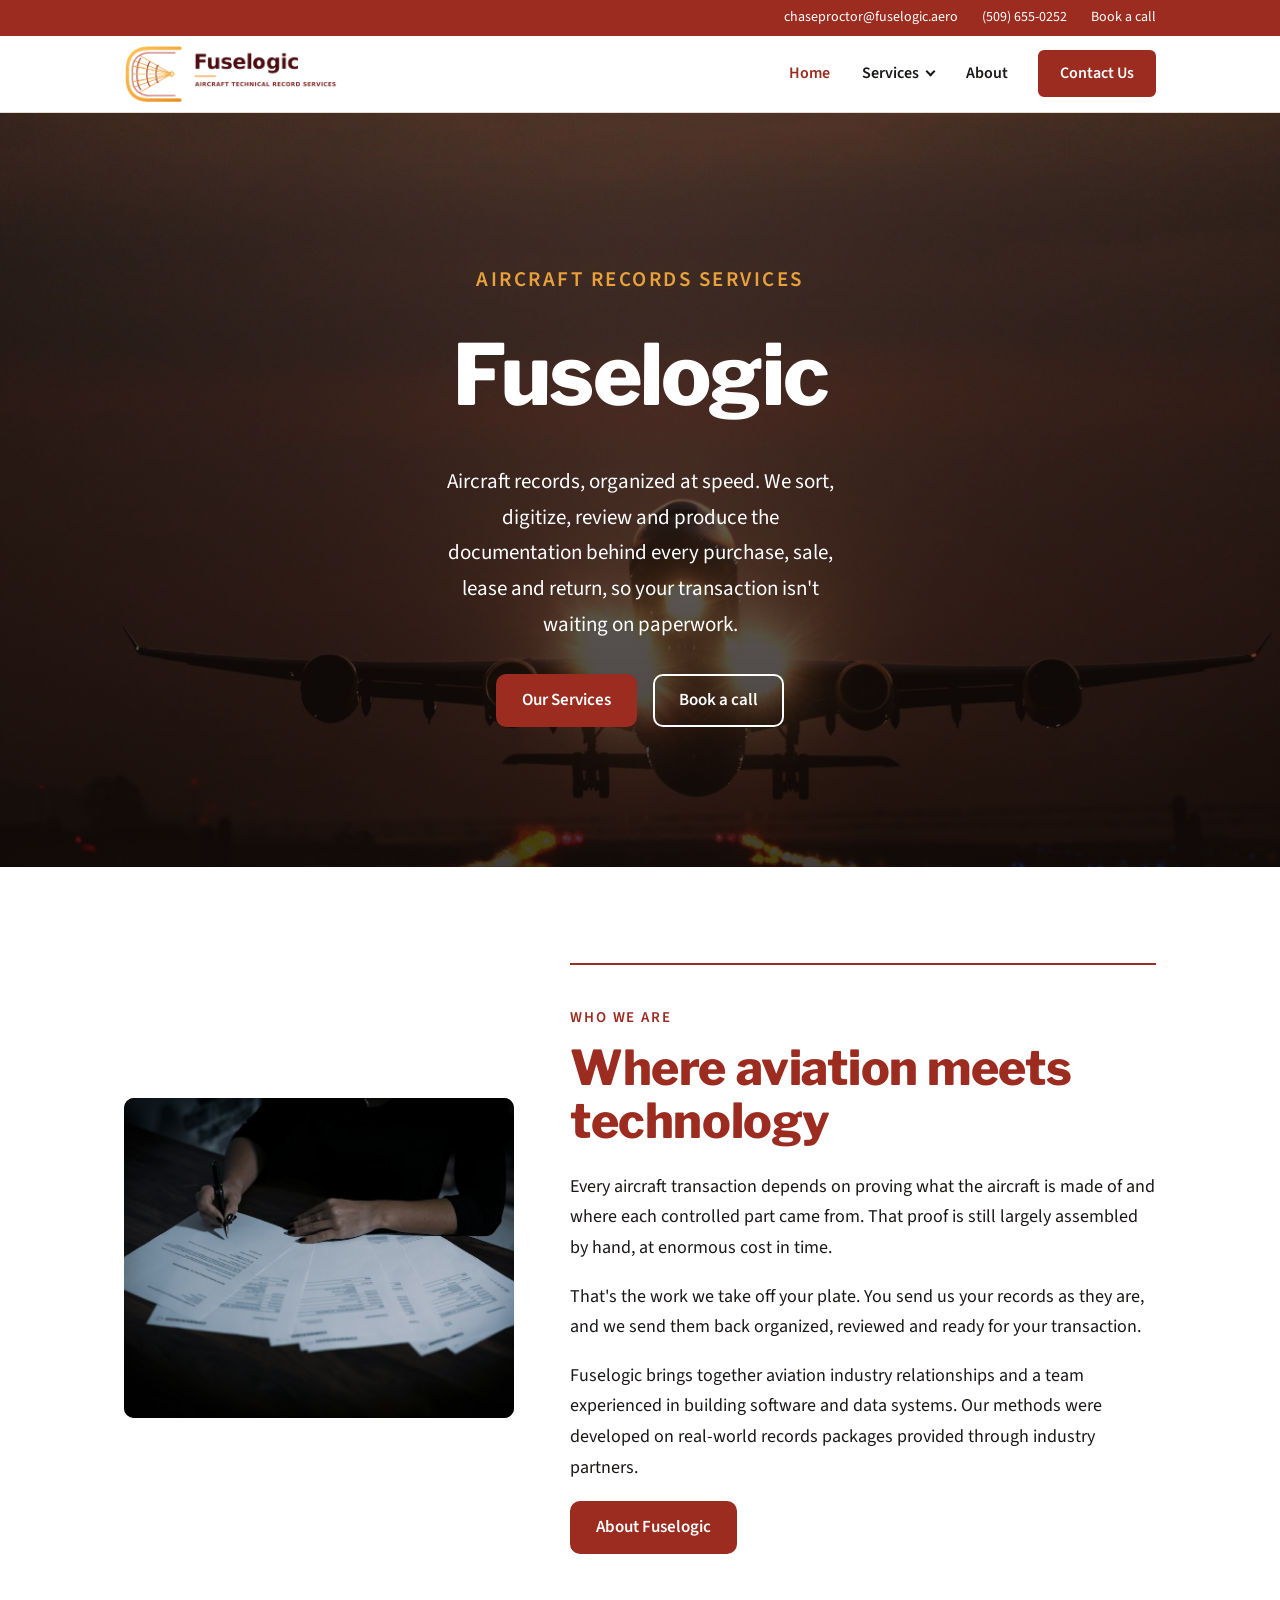
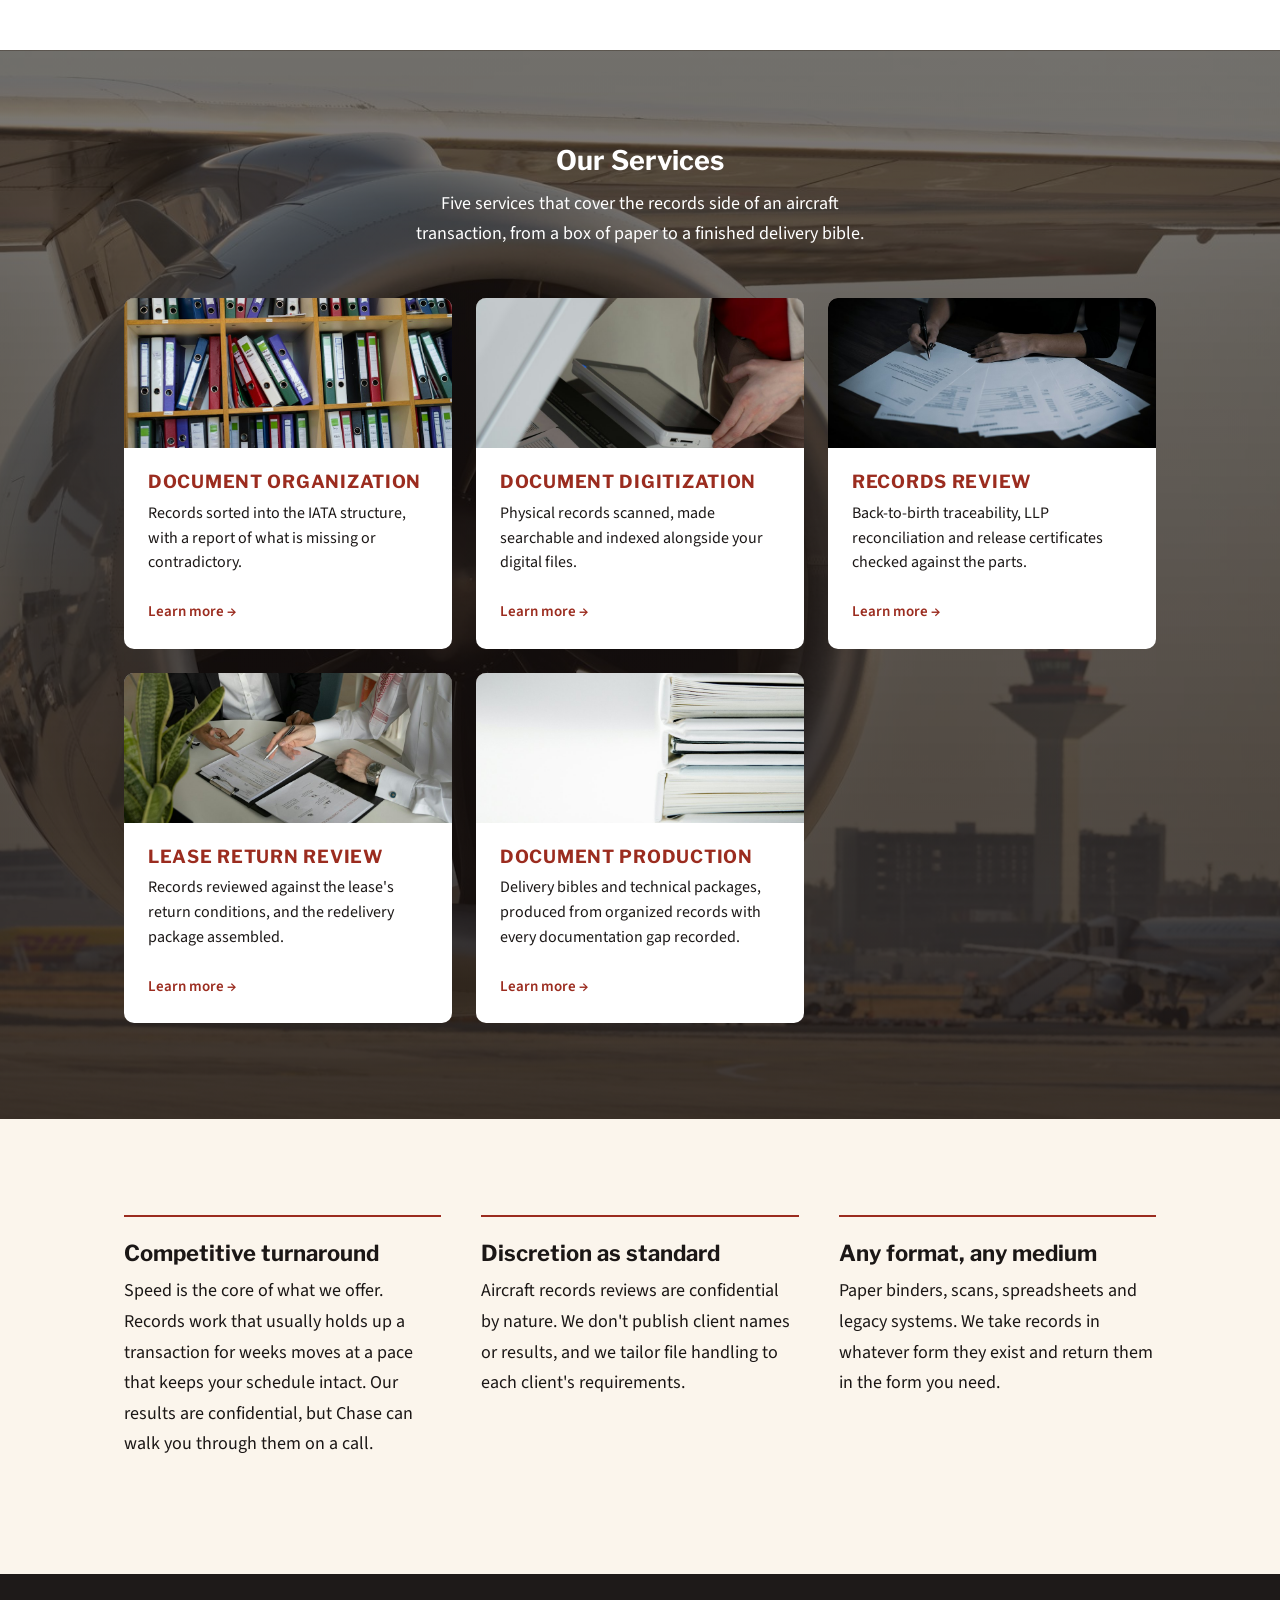
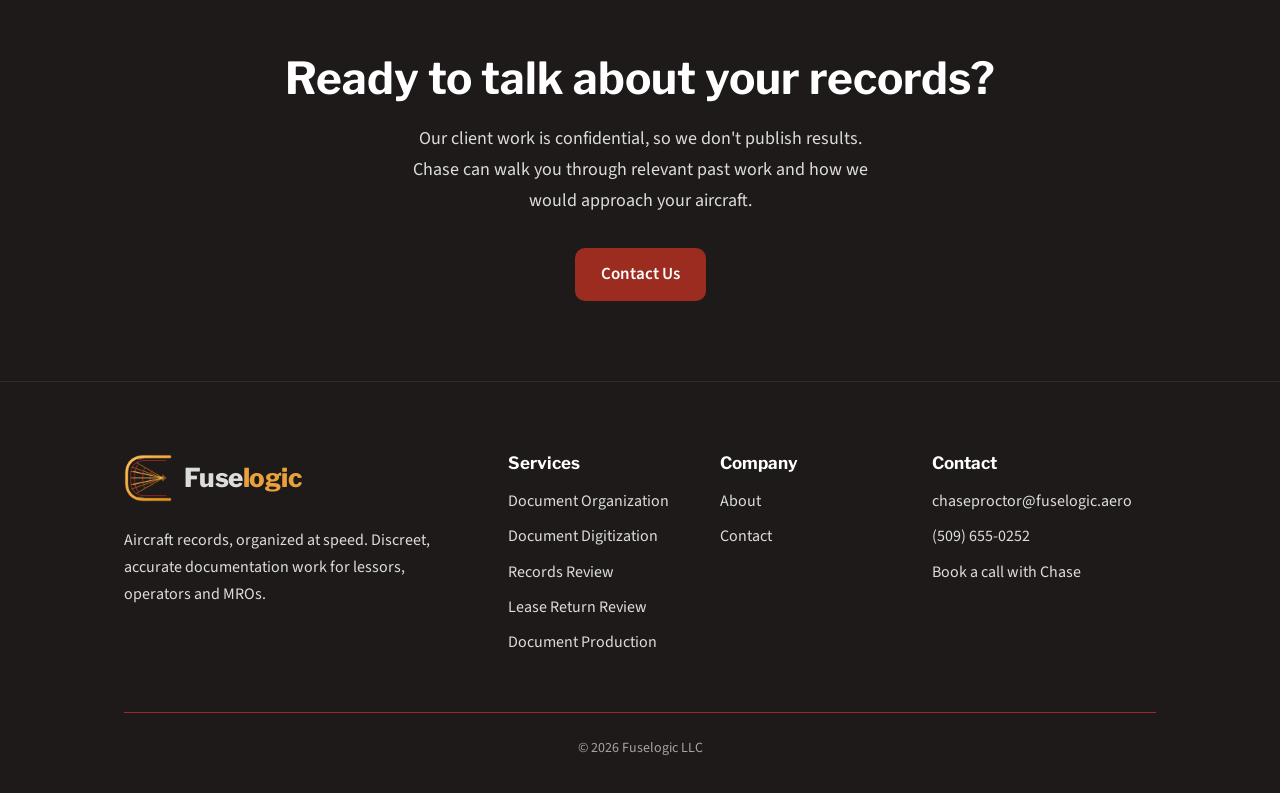
<file: index.html>
<!doctype html>
<html lang="en">
<head>
  <meta charset="utf-8">
  <meta name="viewport" content="width=device-width, initial-scale=1">
  <title>Fuselogic | Aircraft Records Services</title>
  <meta name="description" content="Fuselogic organizes, digitizes, reviews and produces aircraft records for lessors, operators and MROs, with fast turnaround and full discretion.">
  <link rel="preconnect" href="https://fonts.googleapis.com">
  <link rel="preconnect" href="https://fonts.gstatic.com" crossorigin>
  <link href="https://fonts.googleapis.com/css2?family=Libre+Franklin:wght@600;700;800&family=Source+Sans+3:wght@400;600&display=swap" rel="stylesheet">
  <link rel="stylesheet" href="css/site.css?v=1795028283">
  <link rel="icon" type="image/png" href="images/favicon.png">
  <link rel="apple-touch-icon" href="images/apple-touch-icon.png">
</head>
<body>
<div class="topbar">
  <div class="container">
    <a href="mailto:chaseproctor@fuselogic.aero">chaseproctor@fuselogic.aero</a>
    <a href="tel:+15096550252">(509) 655-0252</a>
    <a href="contact.html">Book a call</a>
  </div>
</div>
<header class="site-header">
  <div class="container">
    <a class="logo" href="index.html"><img src="images/logo.png" alt="Fuselogic, aircraft technical record services" width="900" height="243"></a>
    <button class="menu-toggle" aria-expanded="false" aria-controls="site-nav">Menu</button>
    <nav class="nav" id="site-nav">
      <a href="index.html" aria-current="page">Home</a>
      <div class="nav-item">
        <a href="services/index.html">Services</a>
        <div class="menu">
        <a href="services/document-organization.html">Document Organization</a>
            <a href="services/document-digitization.html">Document Digitization</a>
            <a href="services/records-review.html">Records Review</a>
            <a href="services/lease-return-review.html">Lease Return Review</a>
            <a href="services/document-production.html">Document Production</a>
        </div>
      </div>
      <a href="about.html">About</a>
      <a class="button" href="contact.html">Contact Us</a>
    </nav>
  </div>
</header>

<main>
<section class="hero hero--home hero--motion" style="--hero-img: url('/images/takeoff-night.jpg')">
  <div class="container">
    <p class="eyebrow">Aircraft records services</p>
    <h1>Fuselogic</h1>
    <p>Aircraft records, organized at speed. We sort, digitize, review and produce the documentation behind every purchase, sale, lease and return, so your transaction isn't waiting on paperwork.</p>
    <div class="button-row">
      <a class="button" href="#services">Our Services</a>
      <a class="button button--light" href="contact.html">Book a call</a>
    </div>
  </div>
</section>

<section class="section">
  <div class="container split split--reverse">
    <div class="photo "><img src="images/reviewing-dark.jpg" alt="Reviewing documents at a desk" loading="lazy"></div>
    <div class="split-copy">
      <p class="eyebrow">Who we are</p>
      <h2>Where aviation meets technology</h2>
      <p>Every aircraft transaction depends on proving what the aircraft is made of and where each controlled part came from. That proof is still largely assembled by hand, at enormous cost in time.</p>
      <p>That's the work we take off your plate. You send us your records as they are, and we send them back organized, reviewed and ready for your transaction.</p>
      <p>Fuselogic brings together aviation industry relationships and a team experienced in building software and data systems. Our methods were developed on real-world records packages provided through industry partners.</p>
      <a class="button" href="about.html">About Fuselogic</a>
    </div>
  </div>
</section>

<section class="band" id="services" style="background-image: var(--overlay), url('images/engine.jpg')">
  <div class="container">
    <h2>Our Services</h2>
    <p class="lede">Five services that cover the records side of an aircraft transaction, from a box of paper to a finished delivery bible.</p>
    <div class="cards">
      <a class="card" href="services/document-organization.html">
  <div class="photo "><img src="images/binders-shelves.jpg" alt="Organized shelves of labeled binders" loading="lazy"></div>
  <div class="card-body">
    <h3>Document Organization</h3>
    <p>Records sorted into the IATA structure, with a report of what is missing or contradictory.</p>
  </div>
  <span class="card-more">Learn more &rarr;</span>
</a>
<a class="card" href="services/document-digitization.html">
  <div class="photo "><img src="images/scanner.jpg" alt="Documents being scanned" loading="lazy"></div>
  <div class="card-body">
    <h3>Document Digitization</h3>
    <p>Physical records scanned, made searchable and indexed alongside your digital files.</p>
  </div>
  <span class="card-more">Learn more &rarr;</span>
</a>
<a class="card" href="services/records-review.html">
  <div class="photo "><img src="images/reviewing-dark.jpg" alt="Reviewing documents at a desk" loading="lazy"></div>
  <div class="card-body">
    <h3>Records Review</h3>
    <p>Back-to-birth traceability, LLP reconciliation and release certificates checked against the parts.</p>
  </div>
  <span class="card-more">Learn more &rarr;</span>
</a>
<a class="card" href="services/lease-return-review.html">
  <div class="photo "><img src="images/meeting.jpg" alt="Two people reviewing documents at a table" loading="lazy"></div>
  <div class="card-body">
    <h3>Lease Return Review</h3>
    <p>Records reviewed against the lease's return conditions, and the redelivery package assembled.</p>
  </div>
  <span class="card-more">Learn more &rarr;</span>
</a>
<a class="card" href="services/document-production.html">
  <div class="photo "><img src="images/folders.jpg" alt="Stack of bound folders" loading="lazy"></div>
  <div class="card-body">
    <h3>Document Production</h3>
    <p>Delivery bibles and technical packages, produced from organized records with every documentation gap recorded.</p>
  </div>
  <span class="card-more">Learn more &rarr;</span>
</a>

    </div>
  </div>
</section>

<section class="section section--cream">
  <div class="container">
    <div class="pillars">
      <div class="pillar">
        <h3>Competitive turnaround</h3>
        <p>Speed is the core of what we offer. Records work that usually holds up a transaction for weeks moves at a pace that keeps your schedule intact. Our results are confidential, but Chase can walk you through them on a call.</p>
      </div>
      <div class="pillar">
        <h3>Discretion as standard</h3>
        <p>Aircraft records reviews are confidential by nature. We don't publish client names or results, and we tailor file handling to each client's requirements.</p>
      </div>
      <div class="pillar">
        <h3>Any format, any medium</h3>
        <p>Paper binders, scans, spreadsheets and legacy systems. We take records in whatever form they exist and return them in the form you need.</p>
      </div>
    </div>
  </div>
</section>

</main>
<section class="cta">
  <div class="container">
    <h2>Ready to talk about your records?</h2>
    <p>Our client work is confidential, so we don't publish results. Chase can walk you through relevant past work and how we would approach your aircraft.</p>
    <a class="button" href="contact.html">Contact Us</a>
  </div>
</section>

<footer class="site-footer">
  <div class="container">
    <div class="footer-grid">
      <div>
        <a class="footer-logo" href="index.html"><img src="images/logo-icon.png" alt="" width="256" height="256"><span>Fuse<span>logic</span></span></a>
        <p style="margin-top: 16px">Aircraft records, organized at speed. Discreet, accurate documentation work for lessors, operators and MROs.</p>
      </div>
      <div>
        <h3>Services</h3>
        <ul>
      <li><a href="services/document-organization.html">Document Organization</a></li>
          <li><a href="services/document-digitization.html">Document Digitization</a></li>
          <li><a href="services/records-review.html">Records Review</a></li>
          <li><a href="services/lease-return-review.html">Lease Return Review</a></li>
          <li><a href="services/document-production.html">Document Production</a></li>
        </ul>
      </div>
      <div>
        <h3>Company</h3>
        <ul>
          <li><a href="about.html">About</a></li>
          <li><a href="contact.html">Contact</a></li>
        </ul>
      </div>
      <div>
        <h3>Contact</h3>
        <ul>
          <li><a href="mailto:chaseproctor@fuselogic.aero">chaseproctor@fuselogic.aero</a></li>
          <li><a href="tel:+15096550252">(509) 655-0252</a></li>
          <li><a href="contact.html">Book a call with Chase</a></li>
        </ul>
      </div>
    </div>
    <div class="footer-base">&copy; 2026 Fuselogic LLC</div>
  </div>
</footer>

<script src="js/site.js?v=1795028283"></script>
</body>
</html>
</file>
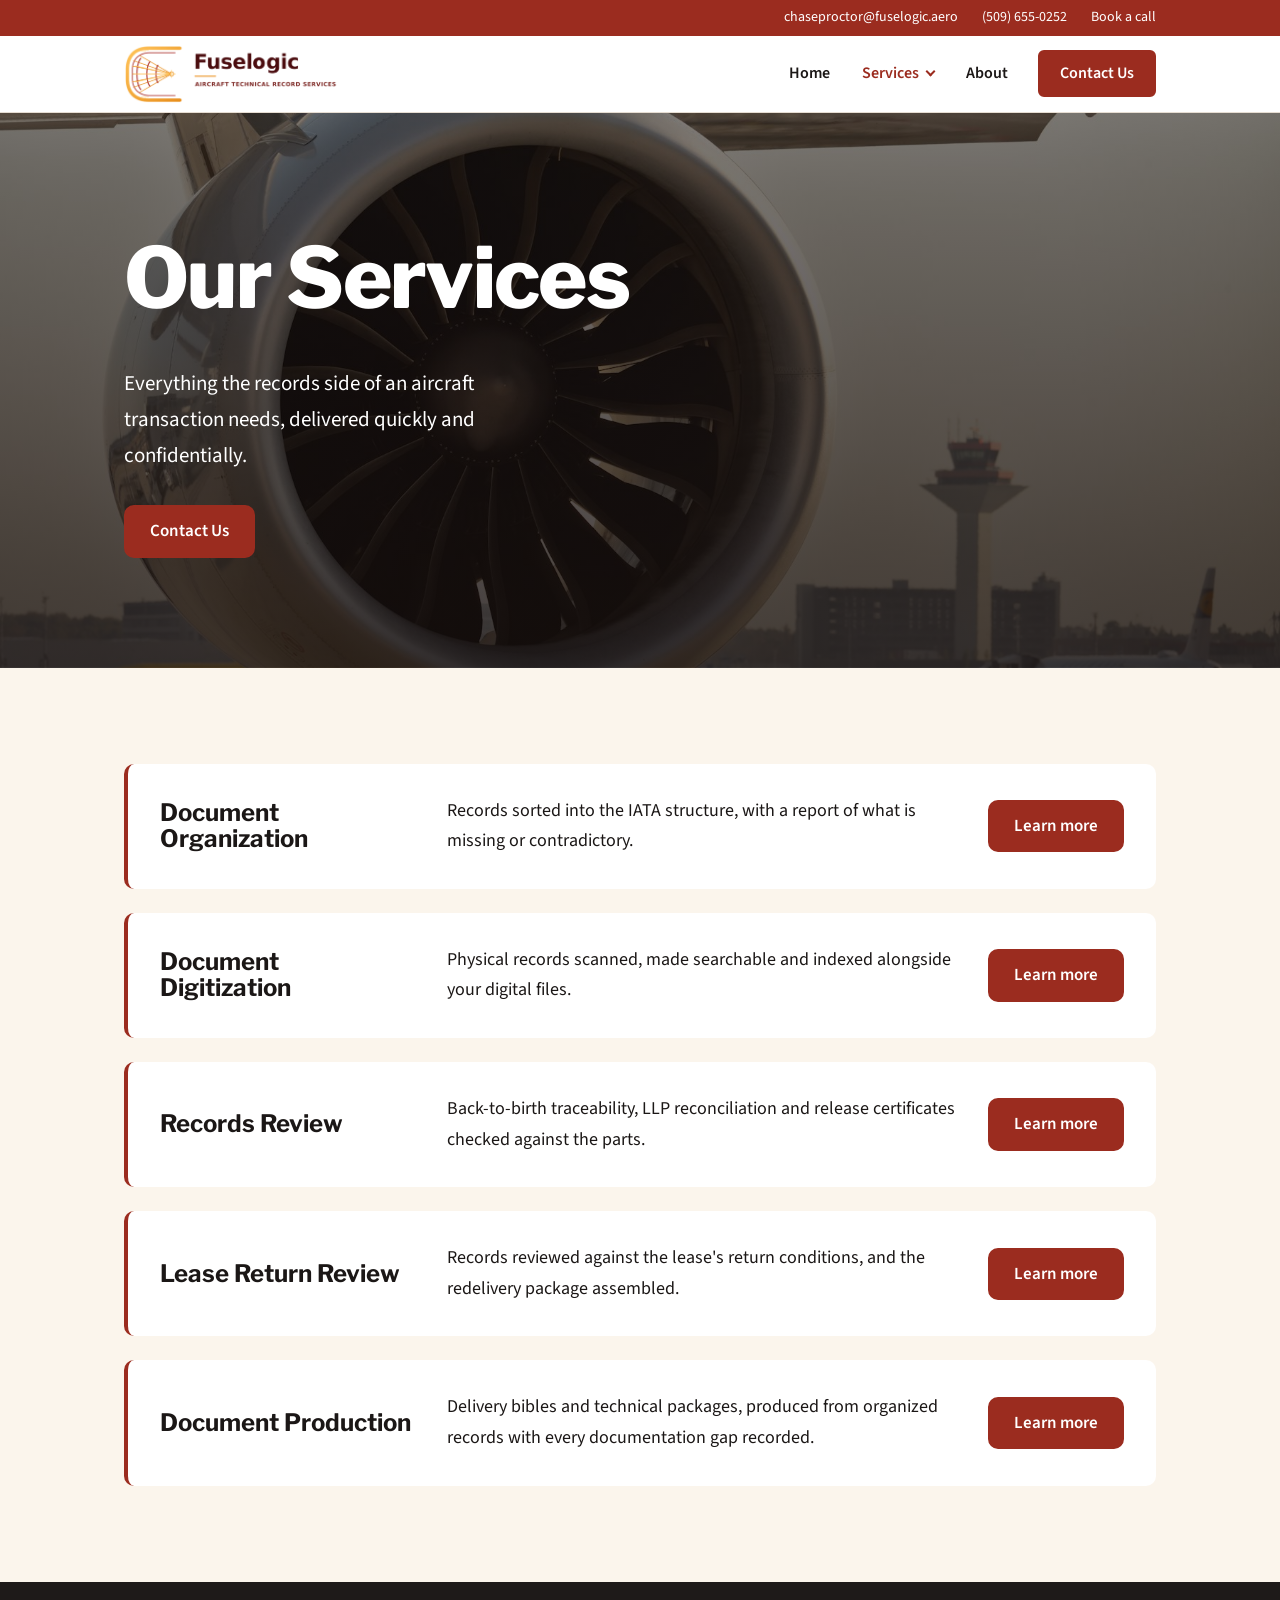
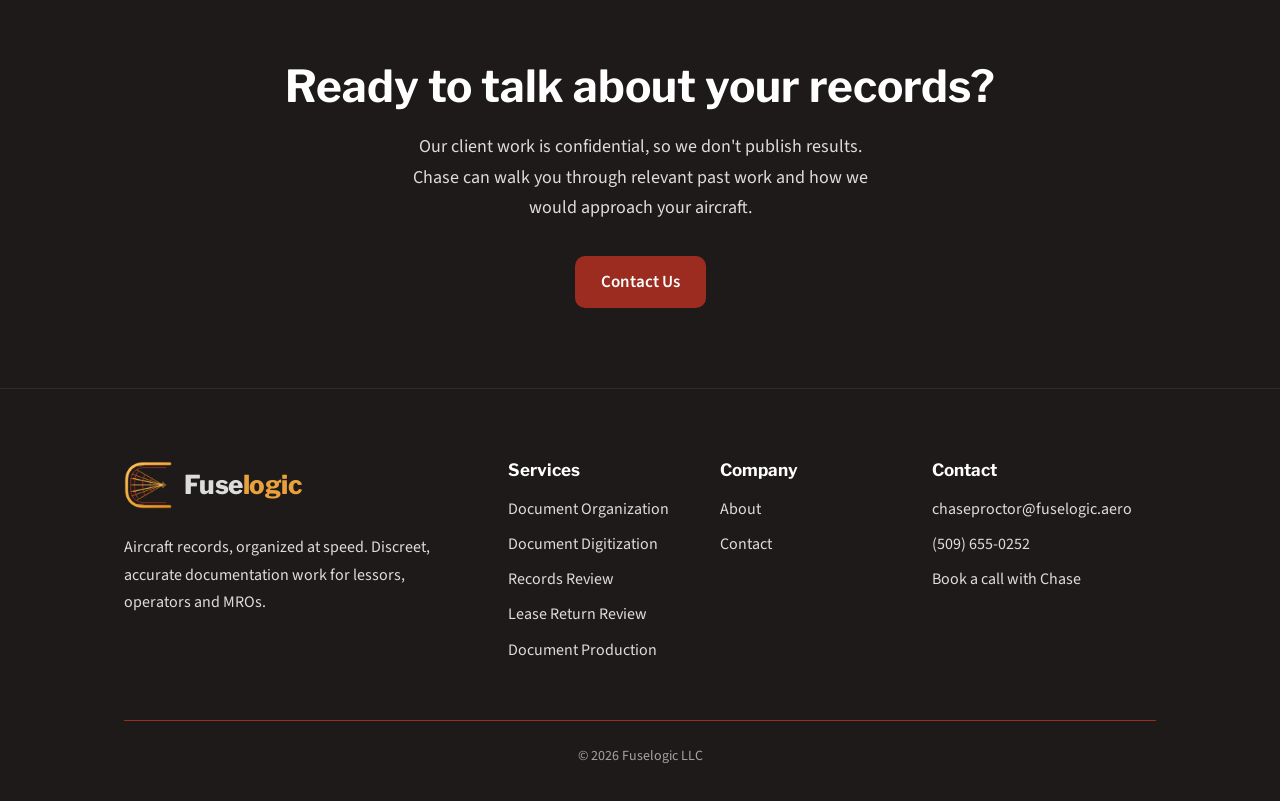
<file: services/index.html>
<!doctype html>
<html lang="en">
<head>
  <meta charset="utf-8">
  <meta name="viewport" content="width=device-width, initial-scale=1">
  <title>Services | Fuselogic</title>
  <meta name="description" content="Document organization, digitization, records review, lease return review and document production for commercial aircraft.">
  <link rel="preconnect" href="https://fonts.googleapis.com">
  <link rel="preconnect" href="https://fonts.gstatic.com" crossorigin>
  <link href="https://fonts.googleapis.com/css2?family=Libre+Franklin:wght@600;700;800&family=Source+Sans+3:wght@400;600&display=swap" rel="stylesheet">
  <link rel="stylesheet" href="../css/site.css?v=1795028283">
  <link rel="icon" type="image/png" href="../images/favicon.png">
  <link rel="apple-touch-icon" href="../images/apple-touch-icon.png">
</head>
<body>
<div class="topbar">
  <div class="container">
    <a href="mailto:chaseproctor@fuselogic.aero">chaseproctor@fuselogic.aero</a>
    <a href="tel:+15096550252">(509) 655-0252</a>
    <a href="../contact.html">Book a call</a>
  </div>
</div>
<header class="site-header">
  <div class="container">
    <a class="logo" href="../index.html"><img src="../images/logo.png" alt="Fuselogic, aircraft technical record services" width="900" height="243"></a>
    <button class="menu-toggle" aria-expanded="false" aria-controls="site-nav">Menu</button>
    <nav class="nav" id="site-nav">
      <a href="../index.html">Home</a>
      <div class="nav-item">
        <a href="../services/index.html" aria-current="page">Services</a>
        <div class="menu">
        <a href="../services/document-organization.html">Document Organization</a>
            <a href="../services/document-digitization.html">Document Digitization</a>
            <a href="../services/records-review.html">Records Review</a>
            <a href="../services/lease-return-review.html">Lease Return Review</a>
            <a href="../services/document-production.html">Document Production</a>
        </div>
      </div>
      <a href="../about.html">About</a>
      <a class="button" href="../contact.html">Contact Us</a>
    </nav>
  </div>
</header>

<main>
<section class="hero" style="background-image: var(--overlay), url('../images/engine.jpg')">
  <div class="container">
    
    <h1>Our Services</h1>
    <p>Everything the records side of an aircraft transaction needs, delivered quickly and confidentially.</p>
    <a class="button" href="../contact.html">Contact Us</a>
  </div>
</section>

<section class="section section--cream">
  <div class="container">
    <div class="services-list">
      <div class="service-row">
  <h3>Document Organization</h3>
  <p>Records sorted into the IATA structure, with a report of what is missing or contradictory.</p>
  <a class="button" href="../services/document-organization.html">Learn more</a>
</div>
<div class="service-row">
  <h3>Document Digitization</h3>
  <p>Physical records scanned, made searchable and indexed alongside your digital files.</p>
  <a class="button" href="../services/document-digitization.html">Learn more</a>
</div>
<div class="service-row">
  <h3>Records Review</h3>
  <p>Back-to-birth traceability, LLP reconciliation and release certificates checked against the parts.</p>
  <a class="button" href="../services/records-review.html">Learn more</a>
</div>
<div class="service-row">
  <h3>Lease Return Review</h3>
  <p>Records reviewed against the lease's return conditions, and the redelivery package assembled.</p>
  <a class="button" href="../services/lease-return-review.html">Learn more</a>
</div>
<div class="service-row">
  <h3>Document Production</h3>
  <p>Delivery bibles and technical packages, produced from organized records with every documentation gap recorded.</p>
  <a class="button" href="../services/document-production.html">Learn more</a>
</div>

    </div>
  </div>
</section>

</main>
<section class="cta">
  <div class="container">
    <h2>Ready to talk about your records?</h2>
    <p>Our client work is confidential, so we don't publish results. Chase can walk you through relevant past work and how we would approach your aircraft.</p>
    <a class="button" href="../contact.html">Contact Us</a>
  </div>
</section>

<footer class="site-footer">
  <div class="container">
    <div class="footer-grid">
      <div>
        <a class="footer-logo" href="../index.html"><img src="../images/logo-icon.png" alt="" width="256" height="256"><span>Fuse<span>logic</span></span></a>
        <p style="margin-top: 16px">Aircraft records, organized at speed. Discreet, accurate documentation work for lessors, operators and MROs.</p>
      </div>
      <div>
        <h3>Services</h3>
        <ul>
      <li><a href="../services/document-organization.html">Document Organization</a></li>
          <li><a href="../services/document-digitization.html">Document Digitization</a></li>
          <li><a href="../services/records-review.html">Records Review</a></li>
          <li><a href="../services/lease-return-review.html">Lease Return Review</a></li>
          <li><a href="../services/document-production.html">Document Production</a></li>
        </ul>
      </div>
      <div>
        <h3>Company</h3>
        <ul>
          <li><a href="../about.html">About</a></li>
          <li><a href="../contact.html">Contact</a></li>
        </ul>
      </div>
      <div>
        <h3>Contact</h3>
        <ul>
          <li><a href="mailto:chaseproctor@fuselogic.aero">chaseproctor@fuselogic.aero</a></li>
          <li><a href="tel:+15096550252">(509) 655-0252</a></li>
          <li><a href="../contact.html">Book a call with Chase</a></li>
        </ul>
      </div>
    </div>
    <div class="footer-base">&copy; 2026 Fuselogic LLC</div>
  </div>
</footer>

<script src="../js/site.js?v=1795028283"></script>
</body>
</html>
</file>
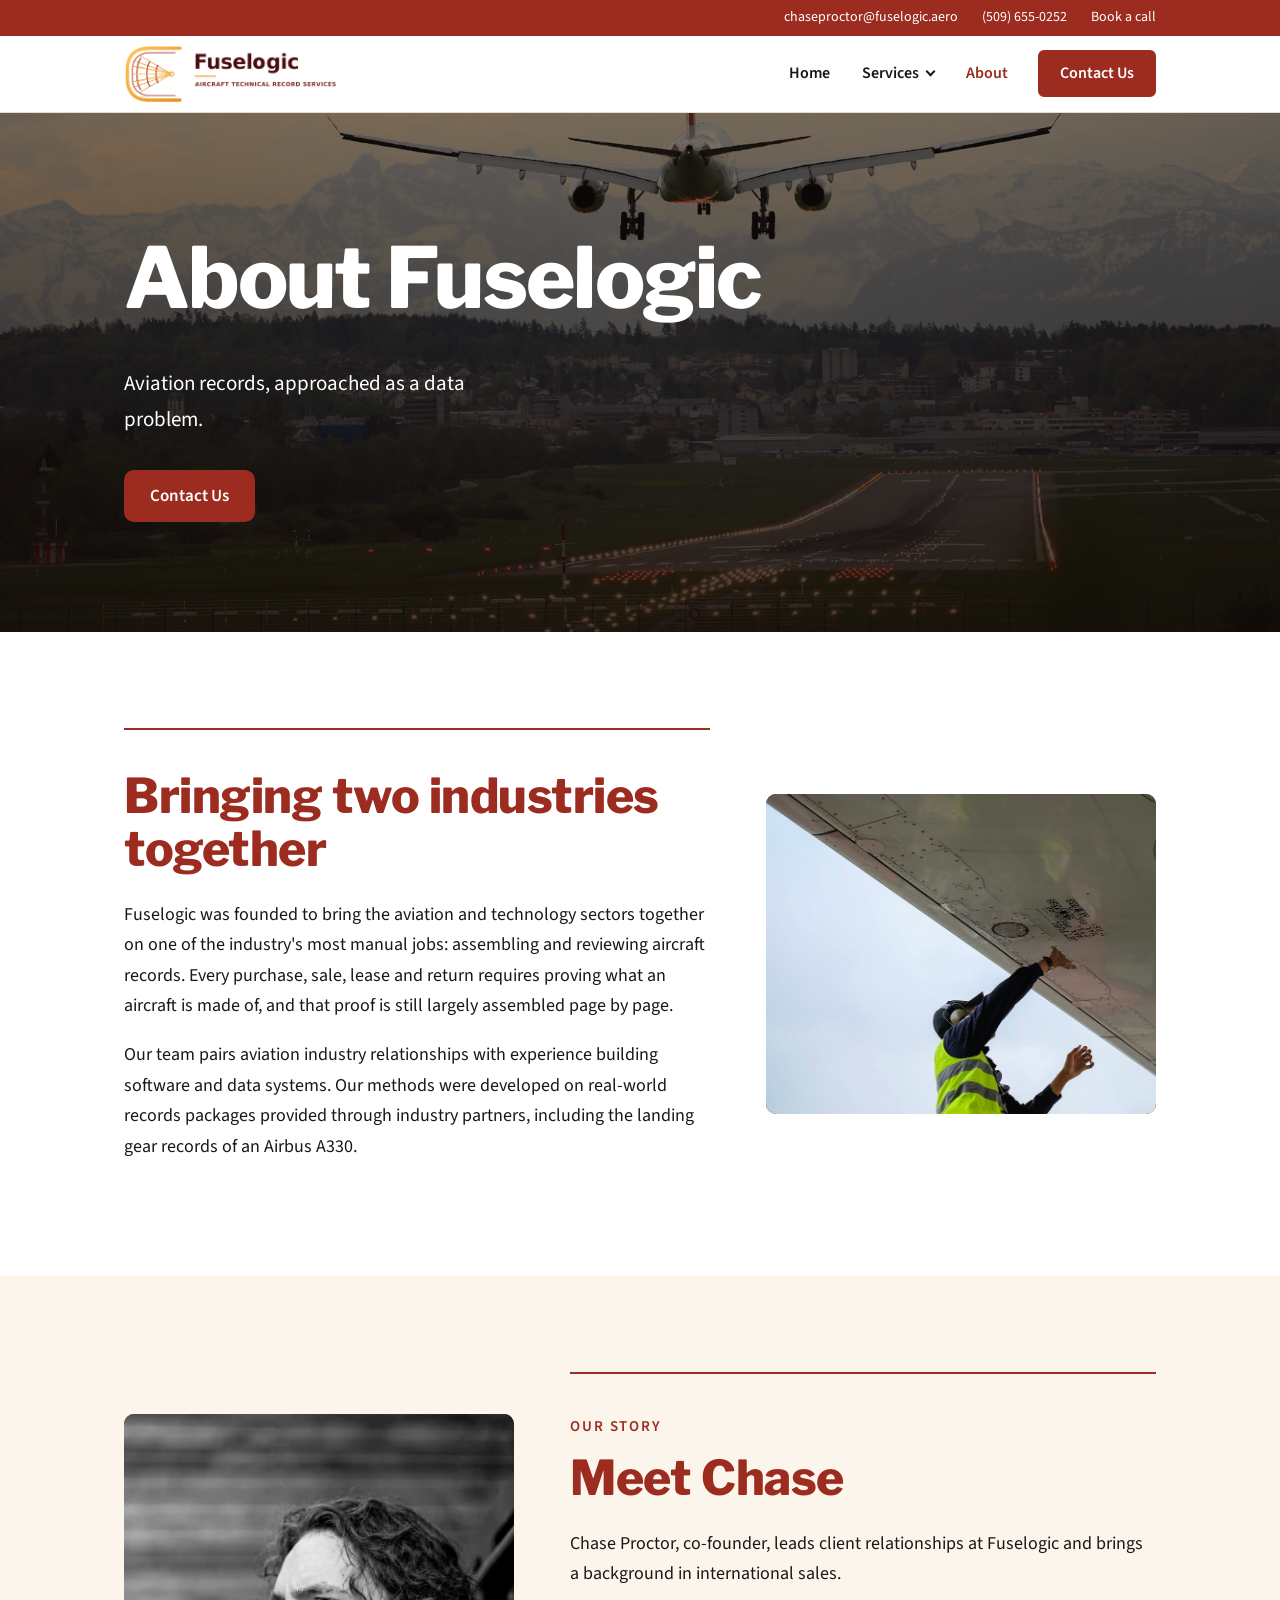
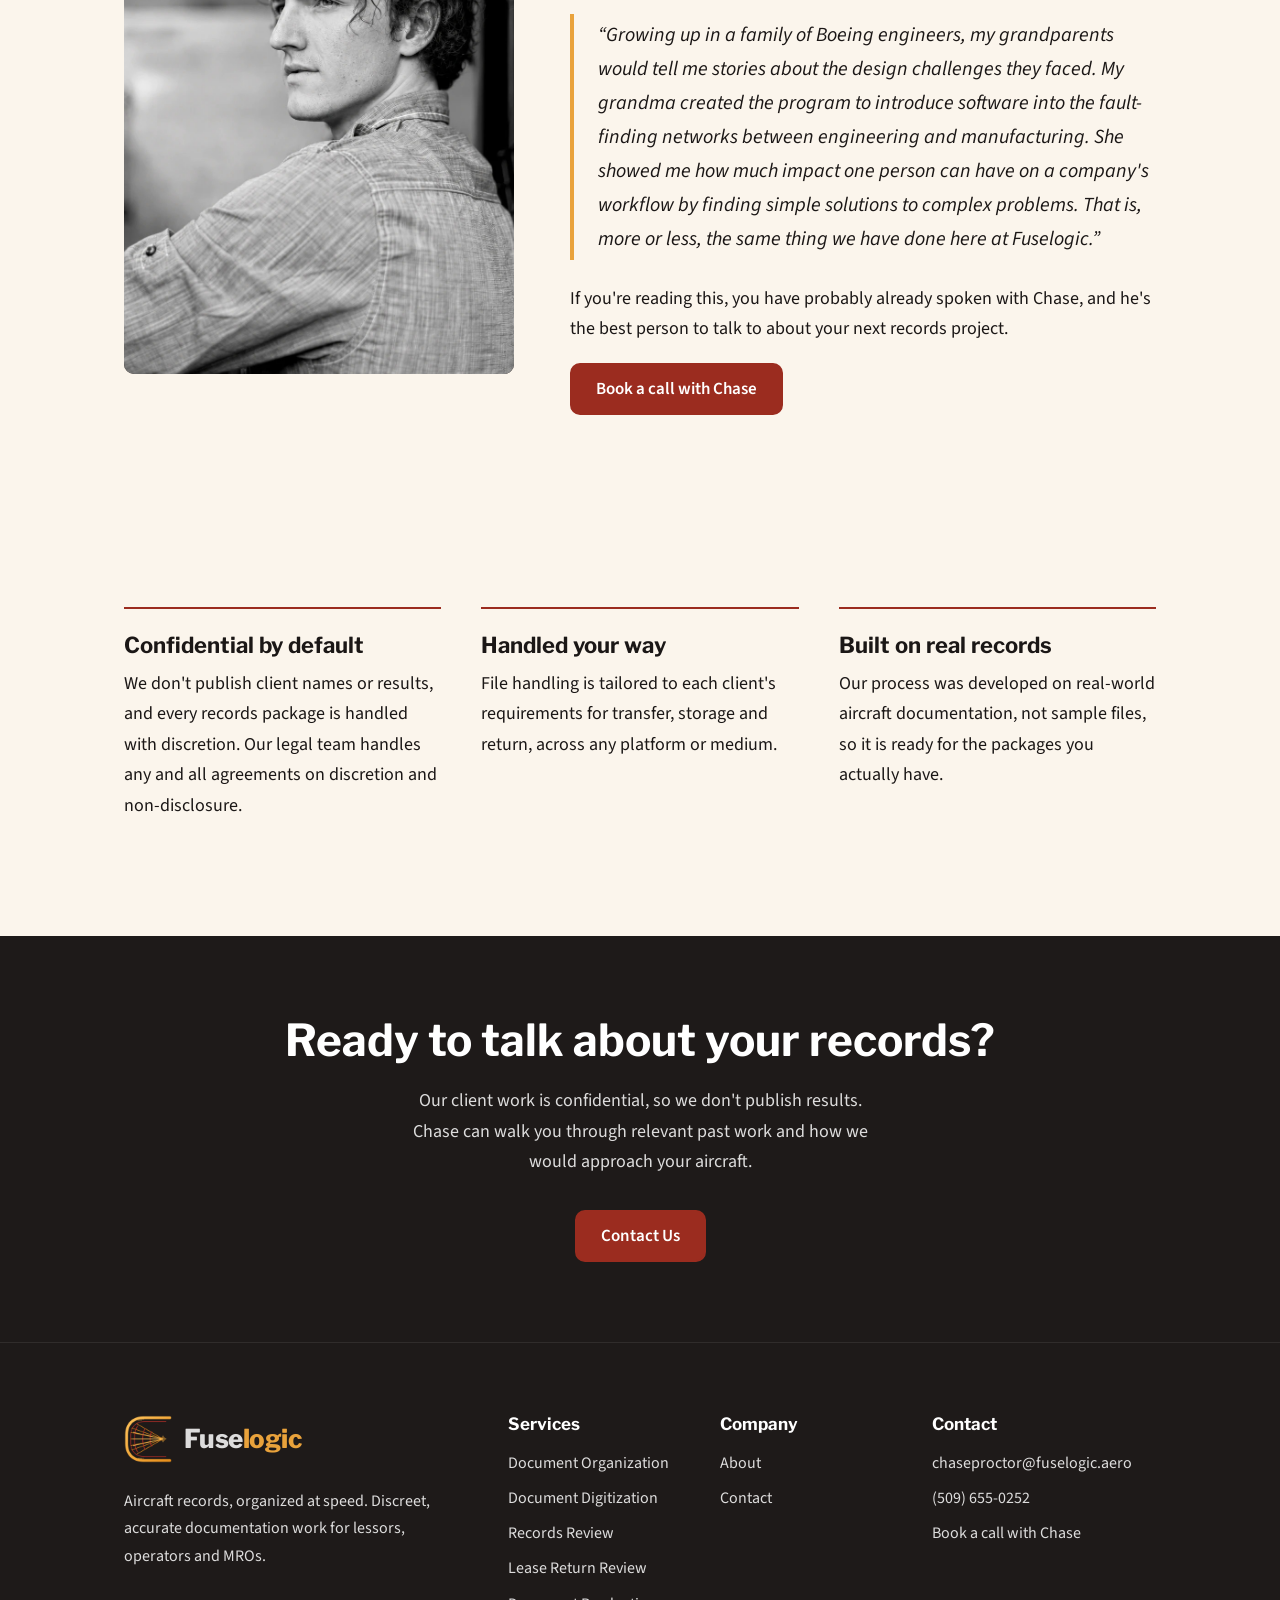
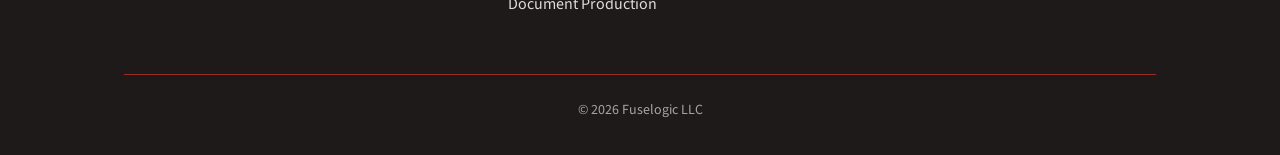
<file: about.html>
<!doctype html>
<html lang="en">
<head>
  <meta charset="utf-8">
  <meta name="viewport" content="width=device-width, initial-scale=1">
  <title>About | Fuselogic</title>
  <meta name="description" content="Fuselogic brings aviation industry relationships and technology experience together on aircraft records work.">
  <link rel="preconnect" href="https://fonts.googleapis.com">
  <link rel="preconnect" href="https://fonts.gstatic.com" crossorigin>
  <link href="https://fonts.googleapis.com/css2?family=Libre+Franklin:wght@600;700;800&family=Source+Sans+3:wght@400;600&display=swap" rel="stylesheet">
  <link rel="stylesheet" href="css/site.css?v=1795028283">
  <link rel="icon" type="image/png" href="images/favicon.png">
  <link rel="apple-touch-icon" href="images/apple-touch-icon.png">
</head>
<body>
<div class="topbar">
  <div class="container">
    <a href="mailto:chaseproctor@fuselogic.aero">chaseproctor@fuselogic.aero</a>
    <a href="tel:+15096550252">(509) 655-0252</a>
    <a href="contact.html">Book a call</a>
  </div>
</div>
<header class="site-header">
  <div class="container">
    <a class="logo" href="index.html"><img src="images/logo.png" alt="Fuselogic, aircraft technical record services" width="900" height="243"></a>
    <button class="menu-toggle" aria-expanded="false" aria-controls="site-nav">Menu</button>
    <nav class="nav" id="site-nav">
      <a href="index.html">Home</a>
      <div class="nav-item">
        <a href="services/index.html">Services</a>
        <div class="menu">
        <a href="services/document-organization.html">Document Organization</a>
            <a href="services/document-digitization.html">Document Digitization</a>
            <a href="services/records-review.html">Records Review</a>
            <a href="services/lease-return-review.html">Lease Return Review</a>
            <a href="services/document-production.html">Document Production</a>
        </div>
      </div>
      <a href="about.html" aria-current="page">About</a>
      <a class="button" href="contact.html">Contact Us</a>
    </nav>
  </div>
</header>

<main>
<section class="hero" style="background-image: var(--overlay), url('images/approach.jpg')">
  <div class="container">
    
    <h1>About Fuselogic</h1>
    <p>Aviation records, approached as a data problem.</p>
    <a class="button" href="contact.html">Contact Us</a>
  </div>
</section>

<section class="section">
  <div class="container split">
    <div class="split-copy">
      <h2>Bringing two industries together</h2>
      <p>Fuselogic was founded to bring the aviation and technology sectors together on one of the industry's most manual jobs: assembling and reviewing aircraft records. Every purchase, sale, lease and return requires proving what an aircraft is made of, and that proof is still largely assembled page by page.</p>
      <p>Our team pairs aviation industry relationships with experience building software and data systems. Our methods were developed on real-world records packages provided through industry partners, including the landing gear records of an Airbus A330.</p>
    </div>
    <div class="photo "><img src="images/maintenance.jpg" alt="Technician working under an aircraft wing" loading="lazy"></div>
  </div>
</section>

<section class="section section--cream">
  <div class="container split split--reverse">
    <div class="photo photo--portrait"><img src="images/chase.jpg" alt="Chase, co-founder of Fuselogic" loading="lazy"></div>
    <div class="split-copy">
      <p class="eyebrow">Our story</p>
      <h2>Meet Chase</h2>
      <p>Chase Proctor, co-founder, leads client relationships at Fuselogic and brings a background in international sales.</p>
      <blockquote class="quote">
        <p>&ldquo;Growing up in a family of Boeing engineers, my grandparents would tell me stories about the design challenges they faced. My grandma created the program to introduce software into the fault-finding networks between engineering and manufacturing. She showed me how much impact one person can have on a company's workflow by finding simple solutions to complex problems. That is, more or less, the same thing we have done here at Fuselogic.&rdquo;</p>
      </blockquote>
      <p>If you're reading this, you have probably already spoken with Chase, and he's the best person to talk to about your next records project.</p>
      <a class="button" href="contact.html">Book a call with Chase</a>
    </div>
  </div>
</section>

<section class="section section--cream">
  <div class="container">
    <div class="pillars">
      <div class="pillar">
        <h3>Confidential by default</h3>
        <p>We don't publish client names or results, and every records package is handled with discretion. Our legal team handles any and all agreements on discretion and non-disclosure.</p>
      </div>
      <div class="pillar">
        <h3>Handled your way</h3>
        <p>File handling is tailored to each client's requirements for transfer, storage and return, across any platform or medium.</p>
      </div>
      <div class="pillar">
        <h3>Built on real records</h3>
        <p>Our process was developed on real-world aircraft documentation, not sample files, so it is ready for the packages you actually have.</p>
      </div>
    </div>
  </div>
</section>

</main>
<section class="cta">
  <div class="container">
    <h2>Ready to talk about your records?</h2>
    <p>Our client work is confidential, so we don't publish results. Chase can walk you through relevant past work and how we would approach your aircraft.</p>
    <a class="button" href="contact.html">Contact Us</a>
  </div>
</section>

<footer class="site-footer">
  <div class="container">
    <div class="footer-grid">
      <div>
        <a class="footer-logo" href="index.html"><img src="images/logo-icon.png" alt="" width="256" height="256"><span>Fuse<span>logic</span></span></a>
        <p style="margin-top: 16px">Aircraft records, organized at speed. Discreet, accurate documentation work for lessors, operators and MROs.</p>
      </div>
      <div>
        <h3>Services</h3>
        <ul>
      <li><a href="services/document-organization.html">Document Organization</a></li>
          <li><a href="services/document-digitization.html">Document Digitization</a></li>
          <li><a href="services/records-review.html">Records Review</a></li>
          <li><a href="services/lease-return-review.html">Lease Return Review</a></li>
          <li><a href="services/document-production.html">Document Production</a></li>
        </ul>
      </div>
      <div>
        <h3>Company</h3>
        <ul>
          <li><a href="about.html">About</a></li>
          <li><a href="contact.html">Contact</a></li>
        </ul>
      </div>
      <div>
        <h3>Contact</h3>
        <ul>
          <li><a href="mailto:chaseproctor@fuselogic.aero">chaseproctor@fuselogic.aero</a></li>
          <li><a href="tel:+15096550252">(509) 655-0252</a></li>
          <li><a href="contact.html">Book a call with Chase</a></li>
        </ul>
      </div>
    </div>
    <div class="footer-base">&copy; 2026 Fuselogic LLC</div>
  </div>
</footer>

<script src="js/site.js?v=1795028283"></script>
</body>
</html>
</file>
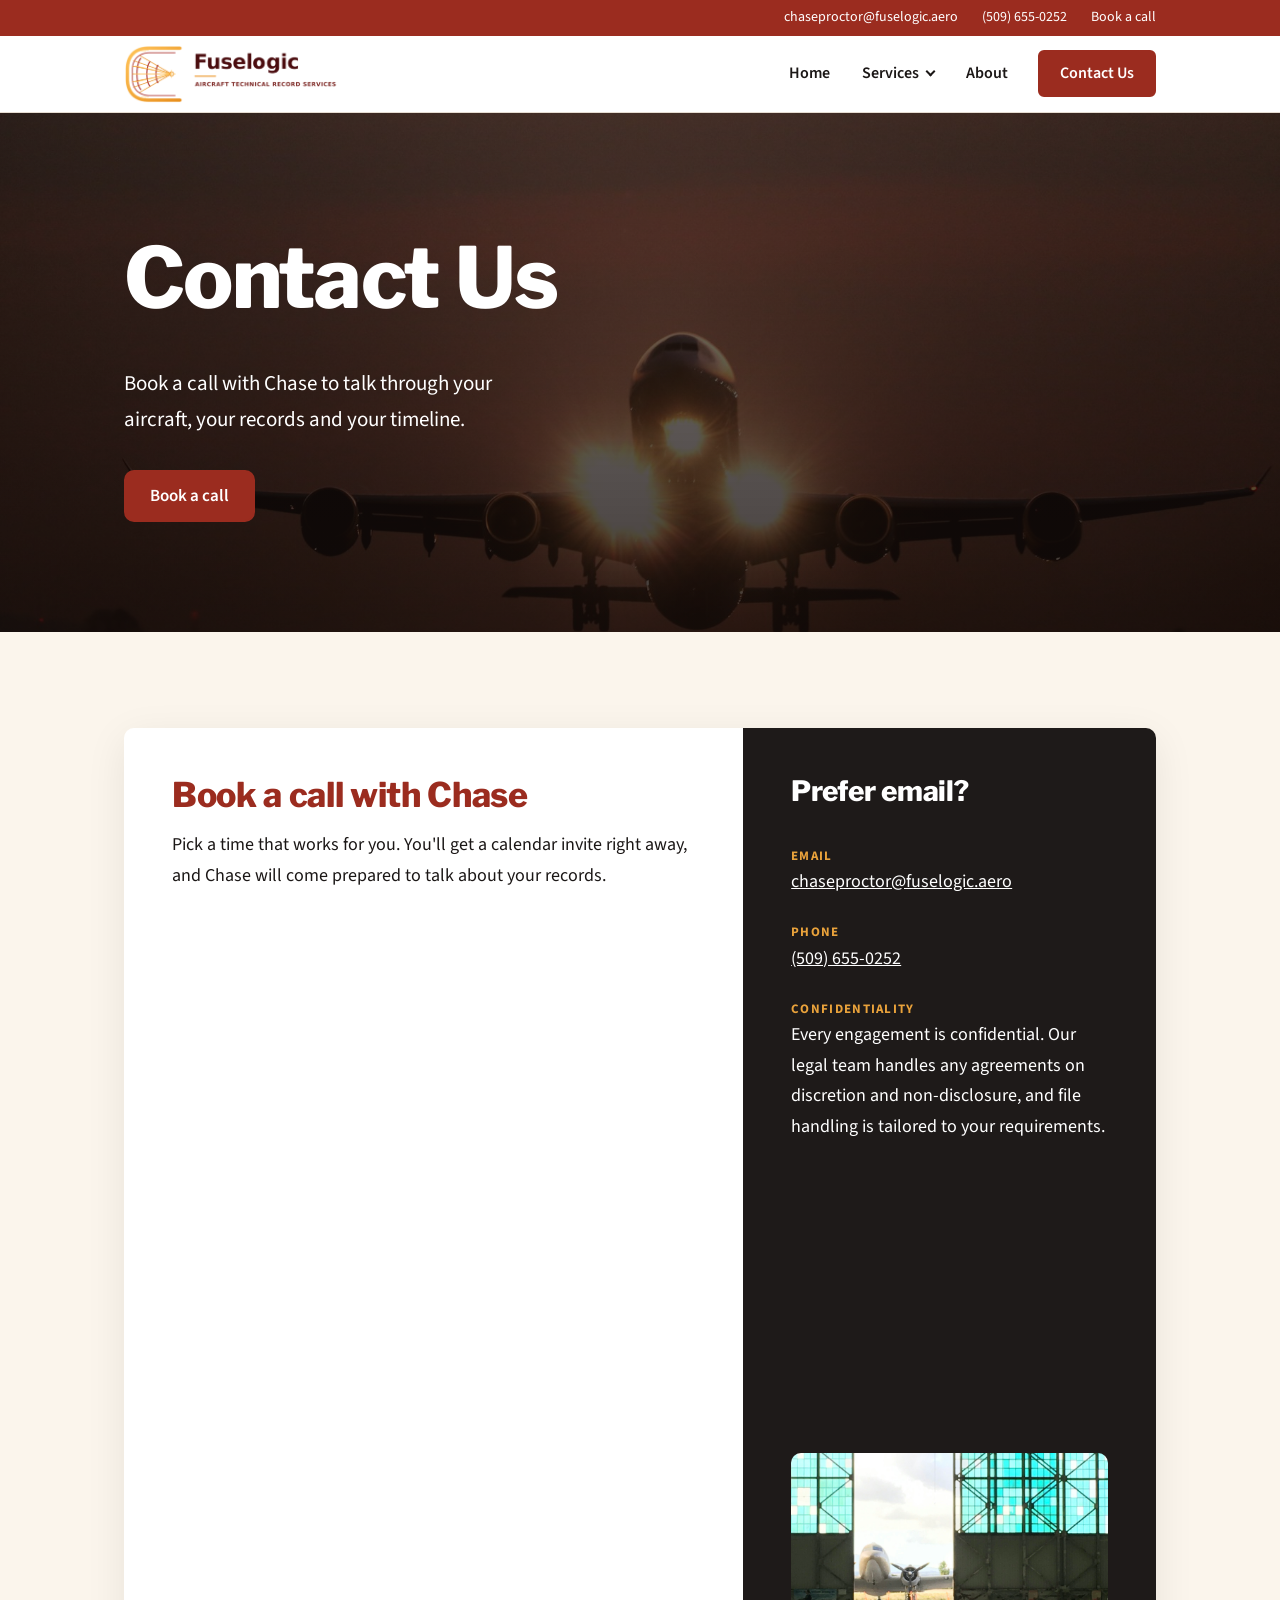
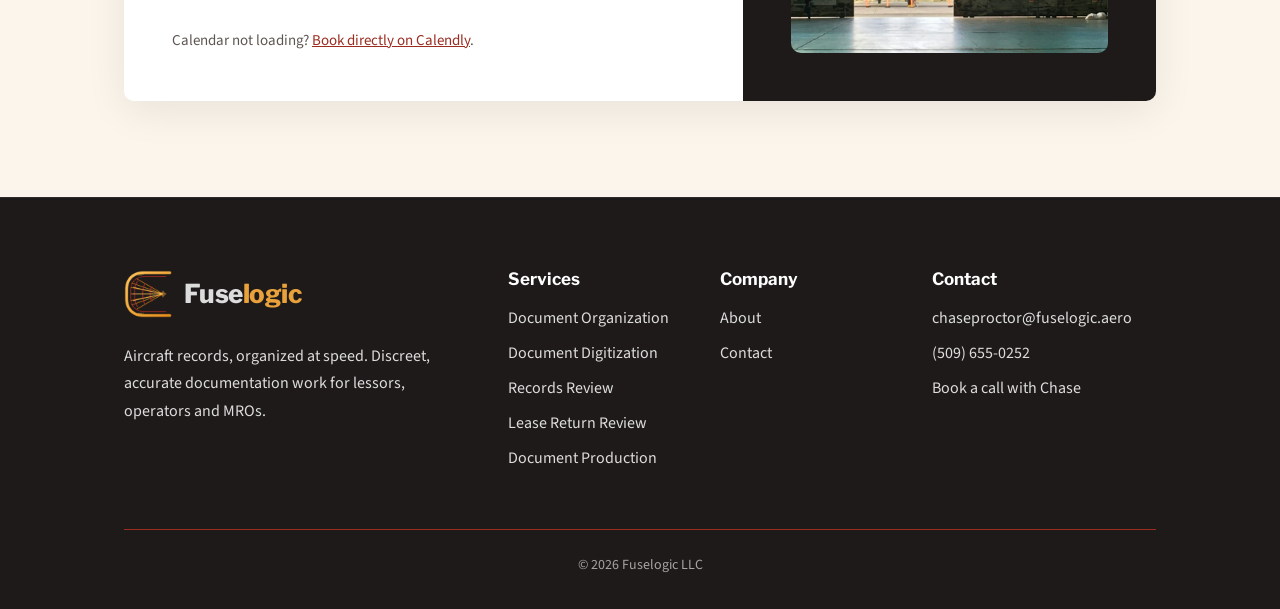
<file: contact.html>
<!doctype html>
<html lang="en">
<head>
  <meta charset="utf-8">
  <meta name="viewport" content="width=device-width, initial-scale=1">
  <title>Contact Us | Fuselogic</title>
  <meta name="description" content="Book a call with Chase at Fuselogic to talk about your aircraft records.">
  <link rel="preconnect" href="https://fonts.googleapis.com">
  <link rel="preconnect" href="https://fonts.gstatic.com" crossorigin>
  <link href="https://fonts.googleapis.com/css2?family=Libre+Franklin:wght@600;700;800&family=Source+Sans+3:wght@400;600&display=swap" rel="stylesheet">
  <link rel="stylesheet" href="css/site.css?v=1795028283">
  <link rel="icon" type="image/png" href="images/favicon.png">
  <link rel="apple-touch-icon" href="images/apple-touch-icon.png">
</head>
<body>
<div class="topbar">
  <div class="container">
    <a href="mailto:chaseproctor@fuselogic.aero">chaseproctor@fuselogic.aero</a>
    <a href="tel:+15096550252">(509) 655-0252</a>
    <a href="contact.html">Book a call</a>
  </div>
</div>
<header class="site-header">
  <div class="container">
    <a class="logo" href="index.html"><img src="images/logo.png" alt="Fuselogic, aircraft technical record services" width="900" height="243"></a>
    <button class="menu-toggle" aria-expanded="false" aria-controls="site-nav">Menu</button>
    <nav class="nav" id="site-nav">
      <a href="index.html">Home</a>
      <div class="nav-item">
        <a href="services/index.html">Services</a>
        <div class="menu">
        <a href="services/document-organization.html">Document Organization</a>
            <a href="services/document-digitization.html">Document Digitization</a>
            <a href="services/records-review.html">Records Review</a>
            <a href="services/lease-return-review.html">Lease Return Review</a>
            <a href="services/document-production.html">Document Production</a>
        </div>
      </div>
      <a href="about.html">About</a>
      <a class="button" href="contact.html" aria-current="page">Contact Us</a>
    </nav>
  </div>
</header>

<main>
<section class="hero" style="background-image: var(--overlay), url('images/takeoff-night.jpg')">
  <div class="container">
    
    <h1>Contact Us</h1>
    <p>Book a call with Chase to talk through your aircraft, your records and your timeline.</p>
    <a class="button" href="#booking">Book a call</a>
  </div>
</section>

<section class="section section--cream">
  <div class="container">
    <div class="contact-grid">
      <div class="contact-booking" id="booking">
        <h2>Book a call with Chase</h2>
        <p>Pick a time that works for you. You'll get a calendar invite right away, and Chase will come prepared to talk about your records.</p>
        <div class="calendly-inline-widget booking-widget" data-url="https://calendly.com/chaseproctor-fuselagic/30min?hide_gdpr_banner=1&amp;primary_color=9b2c1f"></div>
        <p class="booking-fallback">Calendar not loading? <a href="https://calendly.com/chaseproctor-fuselagic/30min" target="_blank" rel="noopener">Book directly on Calendly</a>.</p>
        <script src="https://assets.calendly.com/assets/external/widget.js" async></script>
      </div>
      <aside class="contact-panel">
        <h2>Prefer email?</h2>
        <div class="contact-line">
          <strong>Email</strong>
          <a href="mailto:chaseproctor@fuselogic.aero">chaseproctor@fuselogic.aero</a>
        </div>
        <div class="contact-line">
          <strong>Phone</strong>
          <a href="tel:+15096550252">(509) 655-0252</a>
        </div>
        <div class="contact-line">
          <strong>Confidentiality</strong>
          <span>Every engagement is confidential. Our legal team handles any agreements on discretion and non-disclosure, and file handling is tailored to your requirements.</span>
        </div>
        <div class="photo "><img src="images/hangar.jpg" alt="Airliner seen through open hangar doors" loading="lazy"></div>
      </aside>
    </div>
  </div>
</section>

</main>

<footer class="site-footer">
  <div class="container">
    <div class="footer-grid">
      <div>
        <a class="footer-logo" href="index.html"><img src="images/logo-icon.png" alt="" width="256" height="256"><span>Fuse<span>logic</span></span></a>
        <p style="margin-top: 16px">Aircraft records, organized at speed. Discreet, accurate documentation work for lessors, operators and MROs.</p>
      </div>
      <div>
        <h3>Services</h3>
        <ul>
      <li><a href="services/document-organization.html">Document Organization</a></li>
          <li><a href="services/document-digitization.html">Document Digitization</a></li>
          <li><a href="services/records-review.html">Records Review</a></li>
          <li><a href="services/lease-return-review.html">Lease Return Review</a></li>
          <li><a href="services/document-production.html">Document Production</a></li>
        </ul>
      </div>
      <div>
        <h3>Company</h3>
        <ul>
          <li><a href="about.html">About</a></li>
          <li><a href="contact.html">Contact</a></li>
        </ul>
      </div>
      <div>
        <h3>Contact</h3>
        <ul>
          <li><a href="mailto:chaseproctor@fuselogic.aero">chaseproctor@fuselogic.aero</a></li>
          <li><a href="tel:+15096550252">(509) 655-0252</a></li>
          <li><a href="contact.html">Book a call with Chase</a></li>
        </ul>
      </div>
    </div>
    <div class="footer-base">&copy; 2026 Fuselogic LLC</div>
  </div>
</footer>

<script src="js/site.js?v=1795028283"></script>
</body>
</html>
</file>
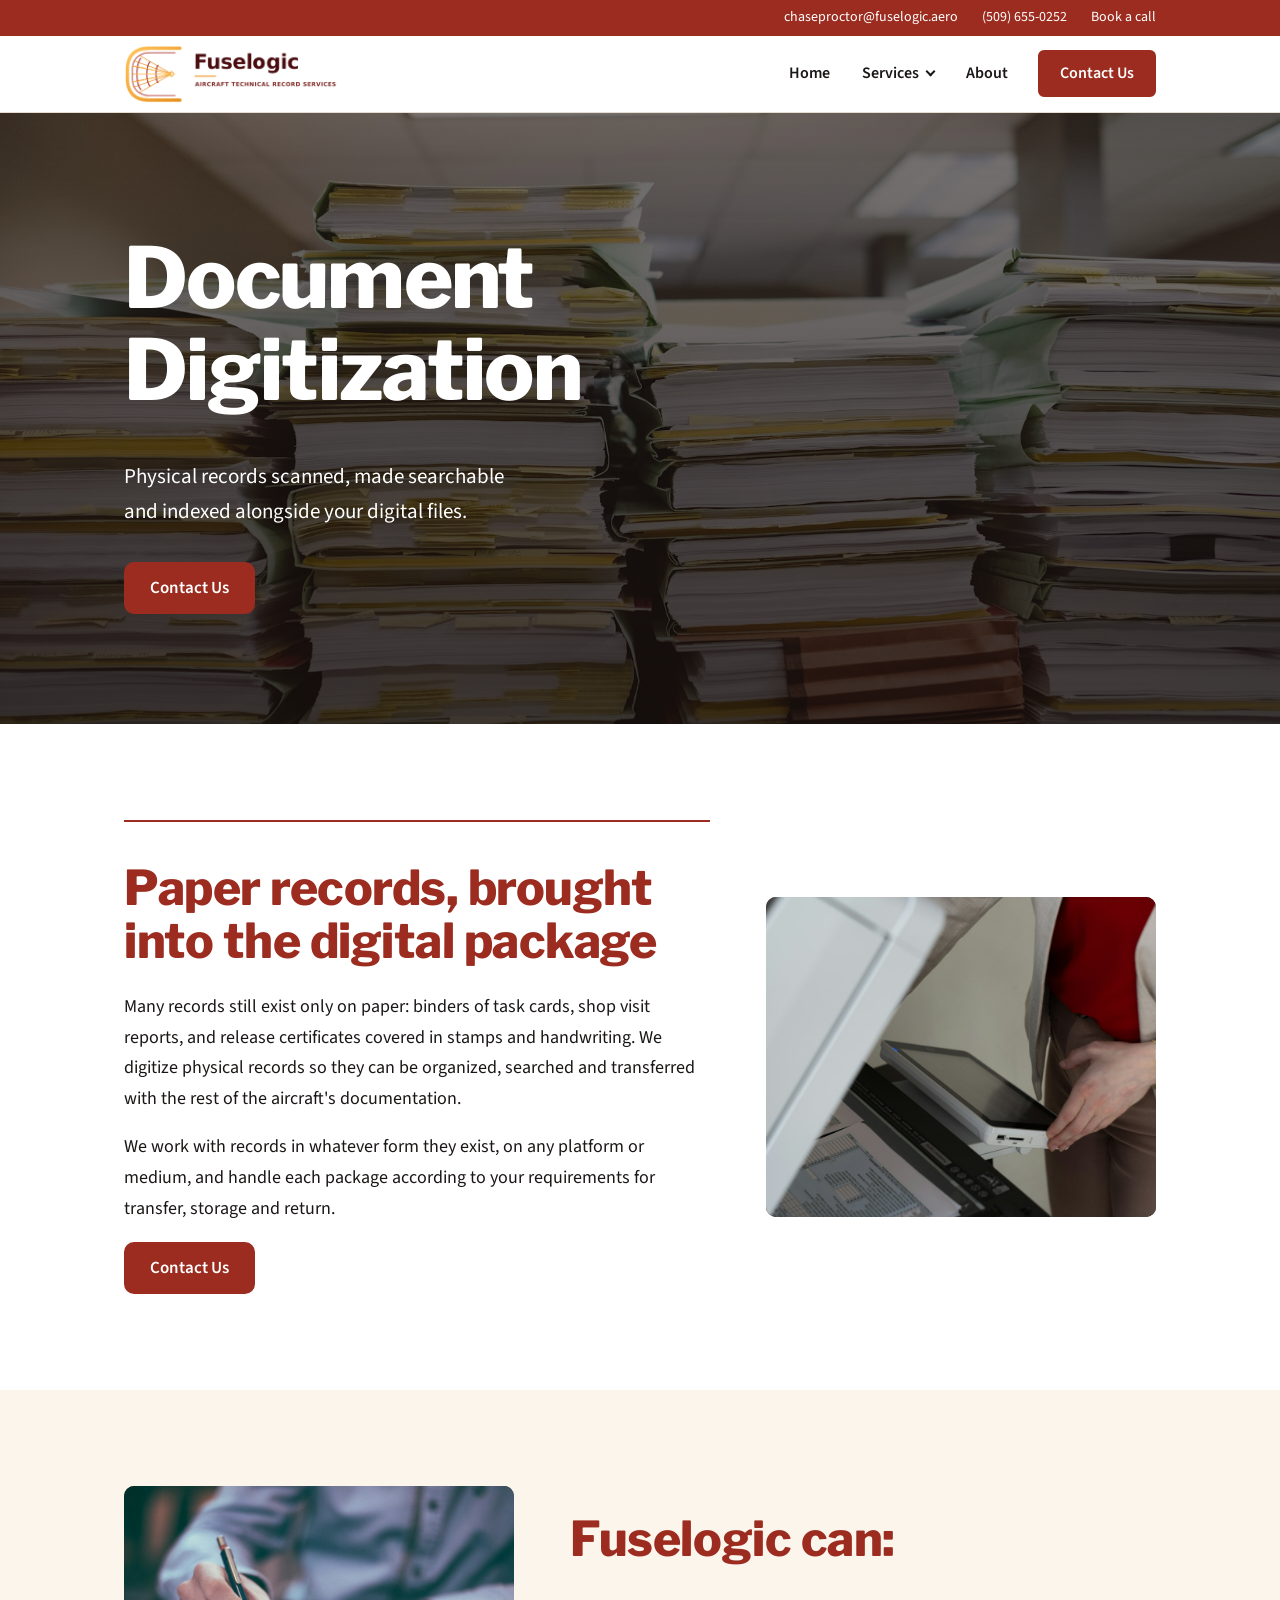
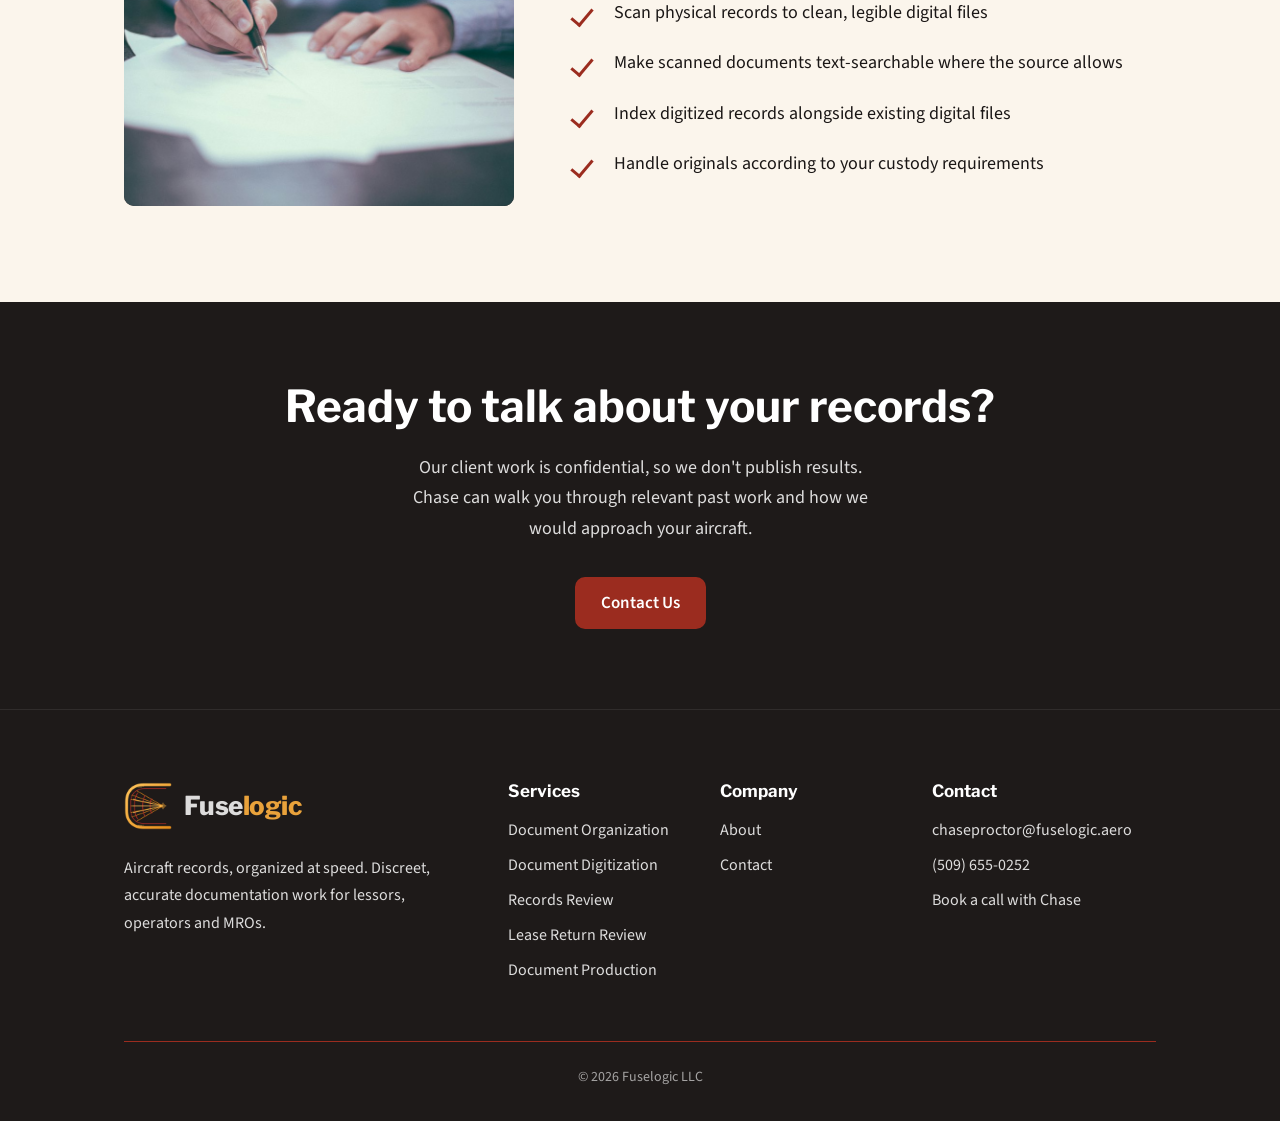
<file: services/document-digitization.html>
<!doctype html>
<html lang="en">
<head>
  <meta charset="utf-8">
  <meta name="viewport" content="width=device-width, initial-scale=1">
  <title>Document Digitization | Fuselogic</title>
  <meta name="description" content="Physical records scanned, made searchable and indexed alongside your digital files.">
  <link rel="preconnect" href="https://fonts.googleapis.com">
  <link rel="preconnect" href="https://fonts.gstatic.com" crossorigin>
  <link href="https://fonts.googleapis.com/css2?family=Libre+Franklin:wght@600;700;800&family=Source+Sans+3:wght@400;600&display=swap" rel="stylesheet">
  <link rel="stylesheet" href="../css/site.css?v=1795028283">
  <link rel="icon" type="image/png" href="../images/favicon.png">
  <link rel="apple-touch-icon" href="../images/apple-touch-icon.png">
</head>
<body>
<div class="topbar">
  <div class="container">
    <a href="mailto:chaseproctor@fuselogic.aero">chaseproctor@fuselogic.aero</a>
    <a href="tel:+15096550252">(509) 655-0252</a>
    <a href="../contact.html">Book a call</a>
  </div>
</div>
<header class="site-header">
  <div class="container">
    <a class="logo" href="../index.html"><img src="../images/logo.png" alt="Fuselogic, aircraft technical record services" width="900" height="243"></a>
    <button class="menu-toggle" aria-expanded="false" aria-controls="site-nav">Menu</button>
    <nav class="nav" id="site-nav">
      <a href="../index.html">Home</a>
      <div class="nav-item">
        <a href="../services/index.html">Services</a>
        <div class="menu">
        <a href="../services/document-organization.html">Document Organization</a>
            <a href="../services/document-digitization.html" aria-current="page">Document Digitization</a>
            <a href="../services/records-review.html">Records Review</a>
            <a href="../services/lease-return-review.html">Lease Return Review</a>
            <a href="../services/document-production.html">Document Production</a>
        </div>
      </div>
      <a href="../about.html">About</a>
      <a class="button" href="../contact.html">Contact Us</a>
    </nav>
  </div>
</header>

<main>
<section class="hero" style="background-image: var(--overlay), url('../images/paper-stacks.jpg')">
  <div class="container">
    
    <h1>Document Digitization</h1>
    <p>Physical records scanned, made searchable and indexed alongside your digital files.</p>
    <a class="button" href="../contact.html">Contact Us</a>
  </div>
</section>

<section class="section">
  <div class="container split">
    <div class="split-copy">
      <h2>Paper records, brought into the digital package</h2>
      <p>Many records still exist only on paper: binders of task cards, shop visit reports, and release certificates covered in stamps and handwriting. We digitize physical records so they can be organized, searched and transferred with the rest of the aircraft's documentation.</p>
          <p>We work with records in whatever form they exist, on any platform or medium, and handle each package according to your requirements for transfer, storage and return.</p>
      <a class="button" href="../contact.html">Contact Us</a>
    </div>
    <div class="photo "><img src="../images/scanner.jpg" alt="Documents being scanned" loading="lazy"></div>
  </div>
</section>
<section class="section section--cream checklist-section">
  <div class="container split split--reverse">
    <div class="photo "><img src="../images/reviewing-pen.jpg" alt="Annotating a document" loading="lazy"></div>
    <div>
      <h2>Fuselogic can:</h2>
      <ul class="checklist">
    <li>Scan physical records to clean, legible digital files</li>
            <li>Make scanned documents text-searchable where the source allows</li>
            <li>Index digitized records alongside existing digital files</li>
            <li>Handle originals according to your custody requirements</li>
      </ul>
    </div>
  </div>
</section>

</main>
<section class="cta">
  <div class="container">
    <h2>Ready to talk about your records?</h2>
    <p>Our client work is confidential, so we don't publish results. Chase can walk you through relevant past work and how we would approach your aircraft.</p>
    <a class="button" href="../contact.html">Contact Us</a>
  </div>
</section>

<footer class="site-footer">
  <div class="container">
    <div class="footer-grid">
      <div>
        <a class="footer-logo" href="../index.html"><img src="../images/logo-icon.png" alt="" width="256" height="256"><span>Fuse<span>logic</span></span></a>
        <p style="margin-top: 16px">Aircraft records, organized at speed. Discreet, accurate documentation work for lessors, operators and MROs.</p>
      </div>
      <div>
        <h3>Services</h3>
        <ul>
      <li><a href="../services/document-organization.html">Document Organization</a></li>
          <li><a href="../services/document-digitization.html">Document Digitization</a></li>
          <li><a href="../services/records-review.html">Records Review</a></li>
          <li><a href="../services/lease-return-review.html">Lease Return Review</a></li>
          <li><a href="../services/document-production.html">Document Production</a></li>
        </ul>
      </div>
      <div>
        <h3>Company</h3>
        <ul>
          <li><a href="../about.html">About</a></li>
          <li><a href="../contact.html">Contact</a></li>
        </ul>
      </div>
      <div>
        <h3>Contact</h3>
        <ul>
          <li><a href="mailto:chaseproctor@fuselogic.aero">chaseproctor@fuselogic.aero</a></li>
          <li><a href="tel:+15096550252">(509) 655-0252</a></li>
          <li><a href="../contact.html">Book a call with Chase</a></li>
        </ul>
      </div>
    </div>
    <div class="footer-base">&copy; 2026 Fuselogic LLC</div>
  </div>
</footer>

<script src="../js/site.js?v=1795028283"></script>
</body>
</html>
</file>
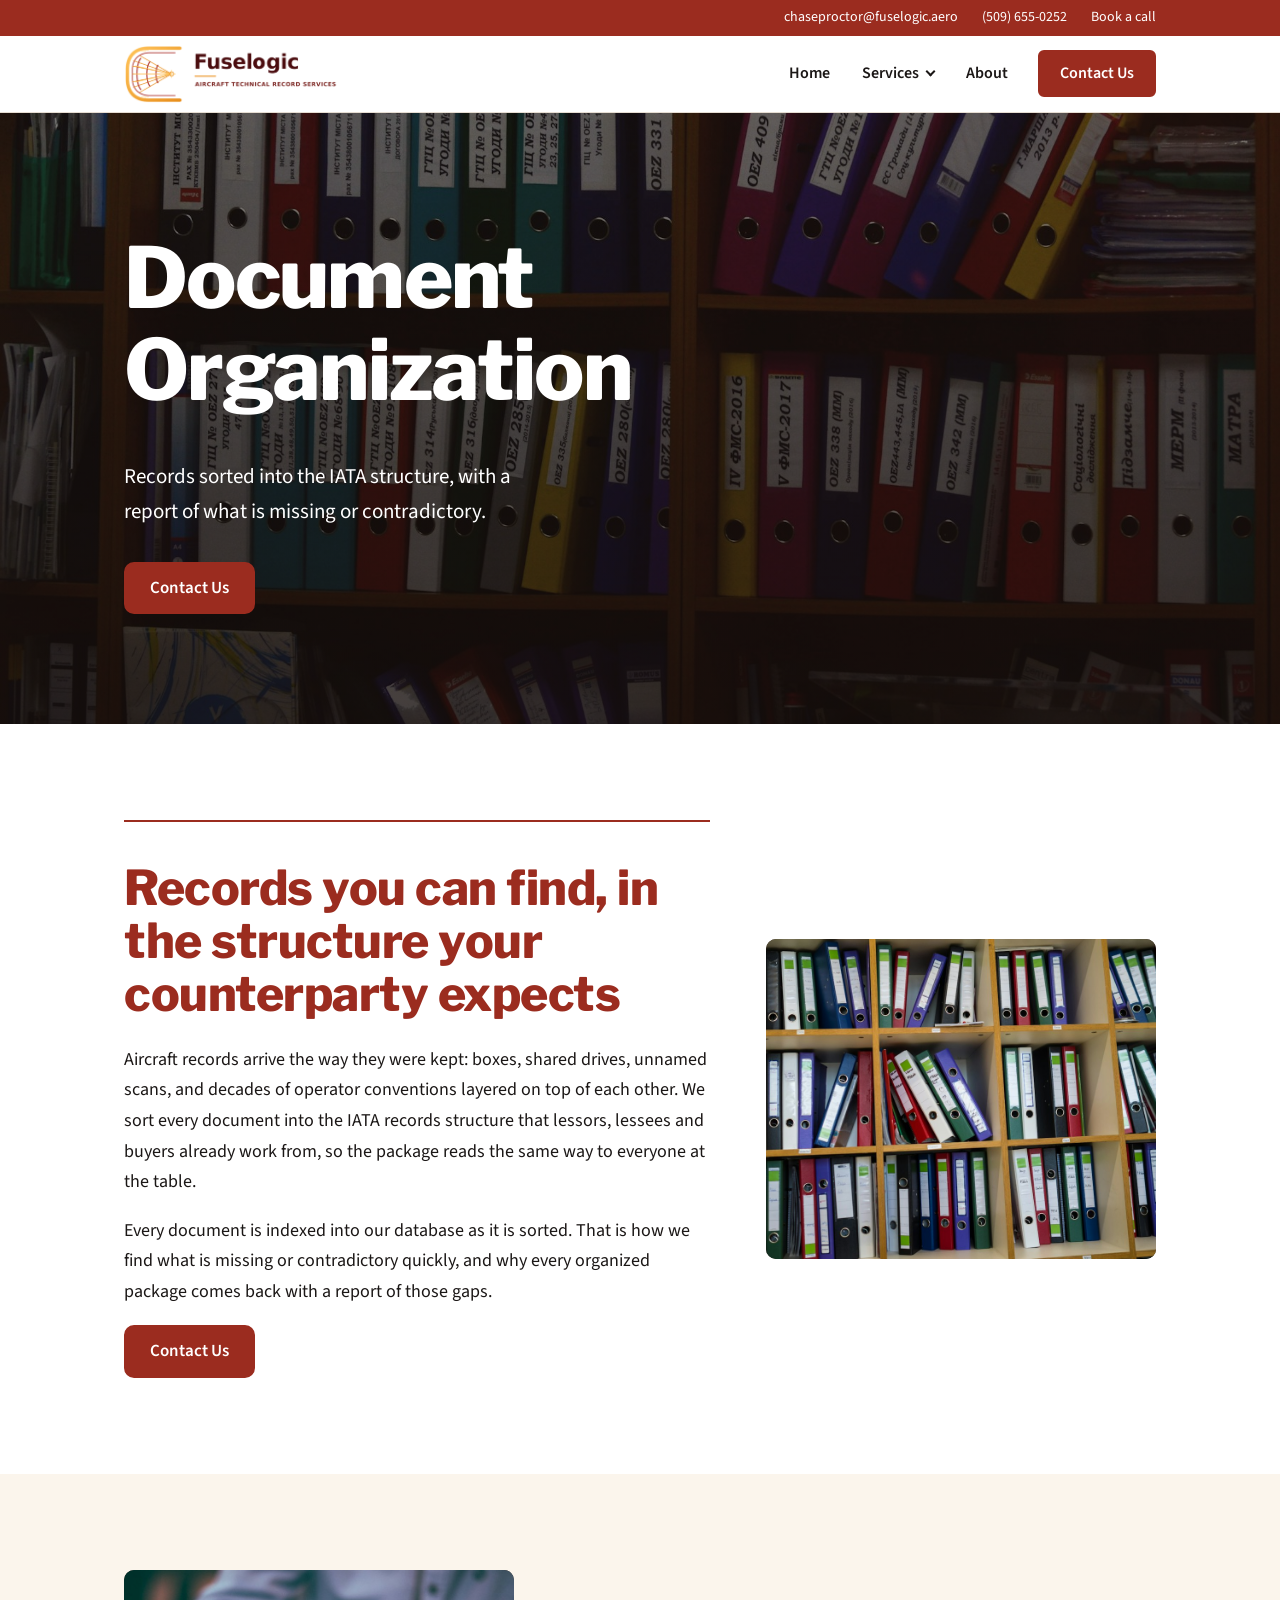
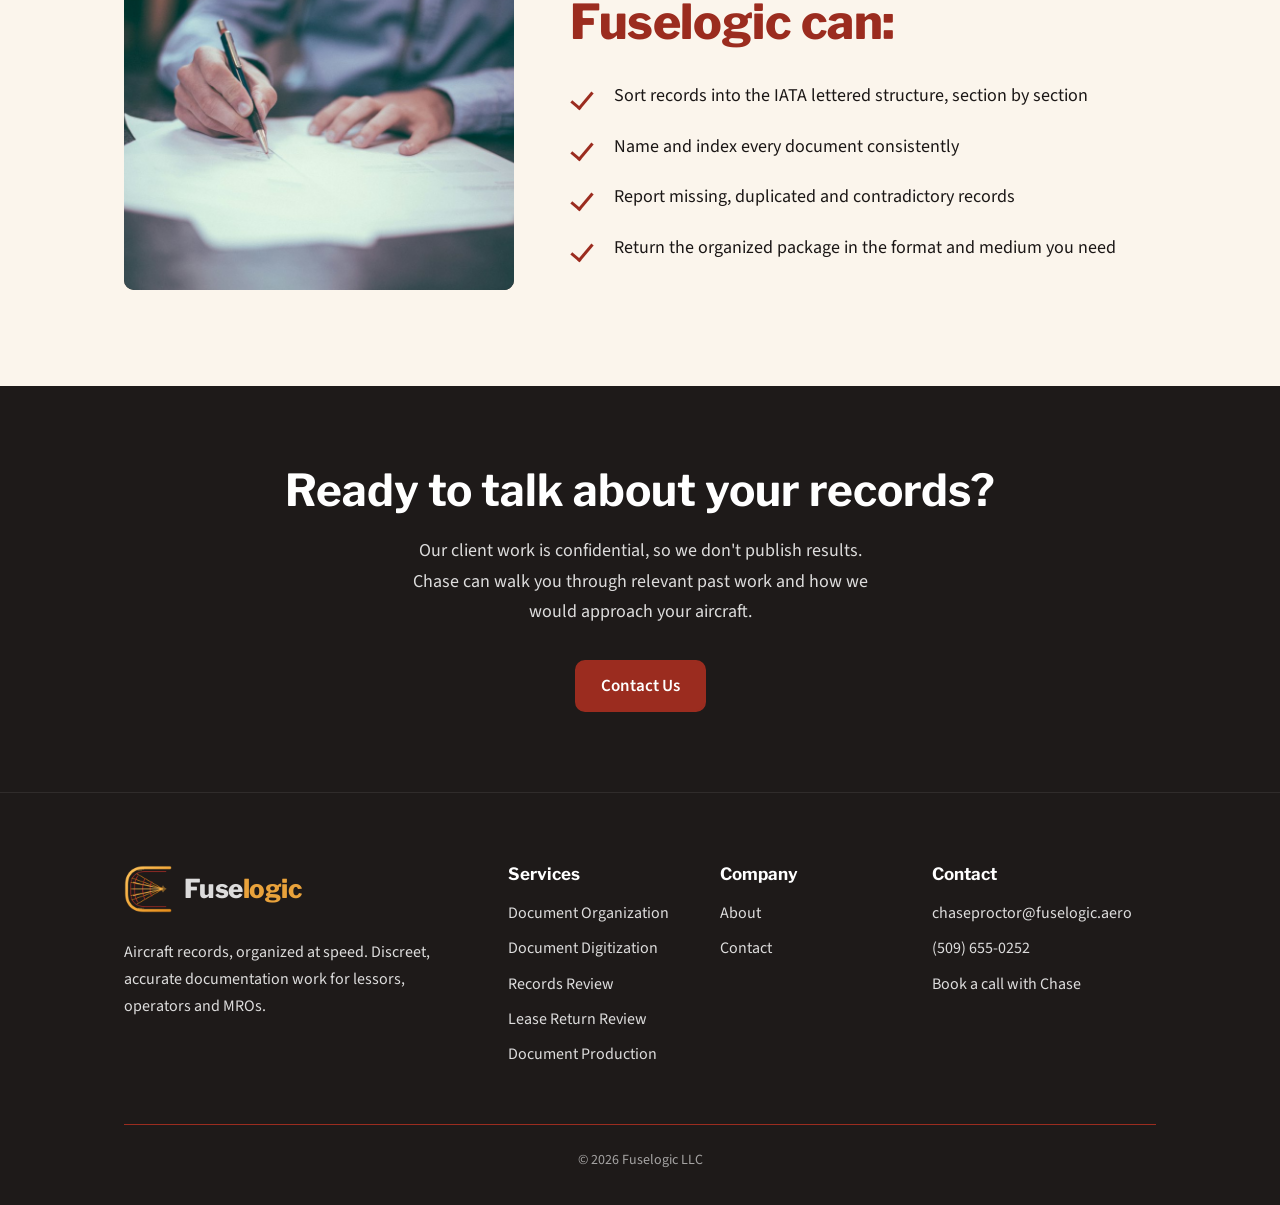
<file: services/document-organization.html>
<!doctype html>
<html lang="en">
<head>
  <meta charset="utf-8">
  <meta name="viewport" content="width=device-width, initial-scale=1">
  <title>Document Organization | Fuselogic</title>
  <meta name="description" content="Records sorted into the IATA structure, with a report of what is missing or contradictory.">
  <link rel="preconnect" href="https://fonts.googleapis.com">
  <link rel="preconnect" href="https://fonts.gstatic.com" crossorigin>
  <link href="https://fonts.googleapis.com/css2?family=Libre+Franklin:wght@600;700;800&family=Source+Sans+3:wght@400;600&display=swap" rel="stylesheet">
  <link rel="stylesheet" href="../css/site.css?v=1795028283">
  <link rel="icon" type="image/png" href="../images/favicon.png">
  <link rel="apple-touch-icon" href="../images/apple-touch-icon.png">
</head>
<body>
<div class="topbar">
  <div class="container">
    <a href="mailto:chaseproctor@fuselogic.aero">chaseproctor@fuselogic.aero</a>
    <a href="tel:+15096550252">(509) 655-0252</a>
    <a href="../contact.html">Book a call</a>
  </div>
</div>
<header class="site-header">
  <div class="container">
    <a class="logo" href="../index.html"><img src="../images/logo.png" alt="Fuselogic, aircraft technical record services" width="900" height="243"></a>
    <button class="menu-toggle" aria-expanded="false" aria-controls="site-nav">Menu</button>
    <nav class="nav" id="site-nav">
      <a href="../index.html">Home</a>
      <div class="nav-item">
        <a href="../services/index.html">Services</a>
        <div class="menu">
        <a href="../services/document-organization.html" aria-current="page">Document Organization</a>
            <a href="../services/document-digitization.html">Document Digitization</a>
            <a href="../services/records-review.html">Records Review</a>
            <a href="../services/lease-return-review.html">Lease Return Review</a>
            <a href="../services/document-production.html">Document Production</a>
        </div>
      </div>
      <a href="../about.html">About</a>
      <a class="button" href="../contact.html">Contact Us</a>
    </nav>
  </div>
</header>

<main>
<section class="hero" style="background-image: var(--overlay), url('../images/binders-office.jpg')">
  <div class="container">
    
    <h1>Document Organization</h1>
    <p>Records sorted into the IATA structure, with a report of what is missing or contradictory.</p>
    <a class="button" href="../contact.html">Contact Us</a>
  </div>
</section>

<section class="section">
  <div class="container split">
    <div class="split-copy">
      <h2>Records you can find, in the structure your counterparty expects</h2>
      <p>Aircraft records arrive the way they were kept: boxes, shared drives, unnamed scans, and decades of operator conventions layered on top of each other. We sort every document into the IATA records structure that lessors, lessees and buyers already work from, so the package reads the same way to everyone at the table.</p>
          <p>Every document is indexed into our database as it is sorted. That is how we find what is missing or contradictory quickly, and why every organized package comes back with a report of those gaps.</p>
      <a class="button" href="../contact.html">Contact Us</a>
    </div>
    <div class="photo "><img src="../images/binders-shelves.jpg" alt="Organized shelves of labeled binders" loading="lazy"></div>
  </div>
</section>
<section class="section section--cream checklist-section">
  <div class="container split split--reverse">
    <div class="photo "><img src="../images/reviewing-pen.jpg" alt="Annotating a document" loading="lazy"></div>
    <div>
      <h2>Fuselogic can:</h2>
      <ul class="checklist">
    <li>Sort records into the IATA lettered structure, section by section</li>
            <li>Name and index every document consistently</li>
            <li>Report missing, duplicated and contradictory records</li>
            <li>Return the organized package in the format and medium you need</li>
      </ul>
    </div>
  </div>
</section>

</main>
<section class="cta">
  <div class="container">
    <h2>Ready to talk about your records?</h2>
    <p>Our client work is confidential, so we don't publish results. Chase can walk you through relevant past work and how we would approach your aircraft.</p>
    <a class="button" href="../contact.html">Contact Us</a>
  </div>
</section>

<footer class="site-footer">
  <div class="container">
    <div class="footer-grid">
      <div>
        <a class="footer-logo" href="../index.html"><img src="../images/logo-icon.png" alt="" width="256" height="256"><span>Fuse<span>logic</span></span></a>
        <p style="margin-top: 16px">Aircraft records, organized at speed. Discreet, accurate documentation work for lessors, operators and MROs.</p>
      </div>
      <div>
        <h3>Services</h3>
        <ul>
      <li><a href="../services/document-organization.html">Document Organization</a></li>
          <li><a href="../services/document-digitization.html">Document Digitization</a></li>
          <li><a href="../services/records-review.html">Records Review</a></li>
          <li><a href="../services/lease-return-review.html">Lease Return Review</a></li>
          <li><a href="../services/document-production.html">Document Production</a></li>
        </ul>
      </div>
      <div>
        <h3>Company</h3>
        <ul>
          <li><a href="../about.html">About</a></li>
          <li><a href="../contact.html">Contact</a></li>
        </ul>
      </div>
      <div>
        <h3>Contact</h3>
        <ul>
          <li><a href="mailto:chaseproctor@fuselogic.aero">chaseproctor@fuselogic.aero</a></li>
          <li><a href="tel:+15096550252">(509) 655-0252</a></li>
          <li><a href="../contact.html">Book a call with Chase</a></li>
        </ul>
      </div>
    </div>
    <div class="footer-base">&copy; 2026 Fuselogic LLC</div>
  </div>
</footer>

<script src="../js/site.js?v=1795028283"></script>
</body>
</html>
</file>
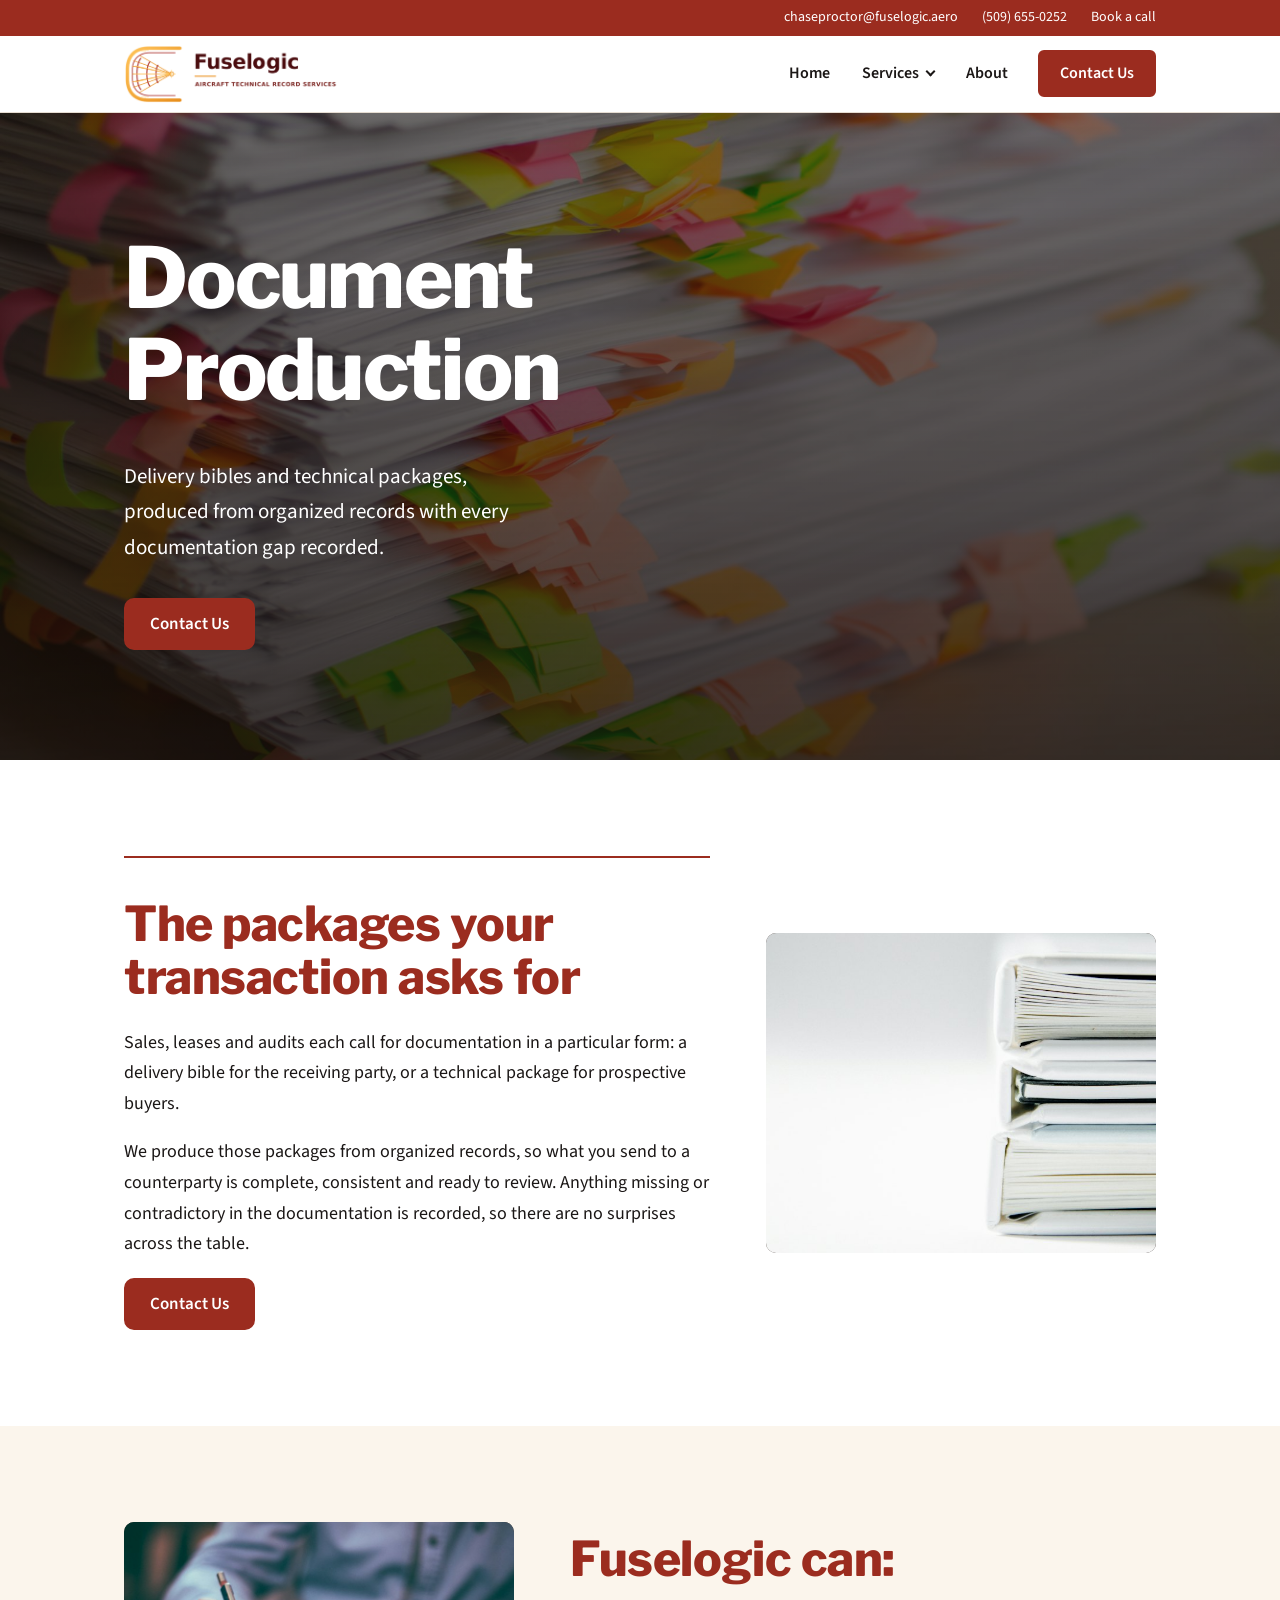
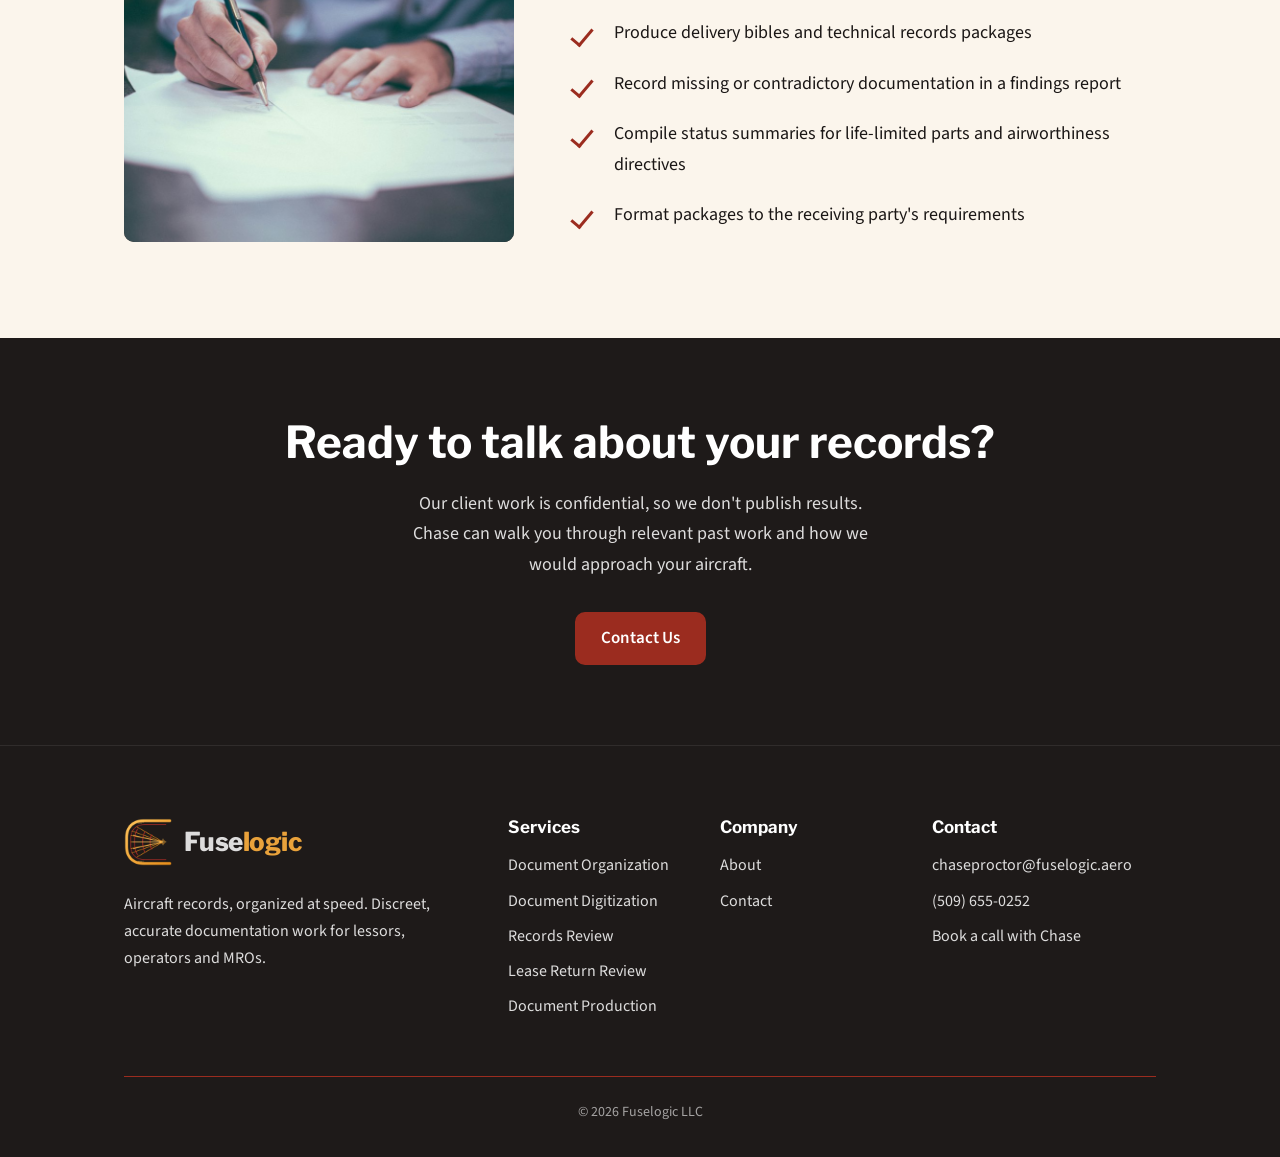
<file: services/document-production.html>
<!doctype html>
<html lang="en">
<head>
  <meta charset="utf-8">
  <meta name="viewport" content="width=device-width, initial-scale=1">
  <title>Document Production | Fuselogic</title>
  <meta name="description" content="Delivery bibles and technical packages, produced from organized records with every documentation gap recorded.">
  <link rel="preconnect" href="https://fonts.googleapis.com">
  <link rel="preconnect" href="https://fonts.gstatic.com" crossorigin>
  <link href="https://fonts.googleapis.com/css2?family=Libre+Franklin:wght@600;700;800&family=Source+Sans+3:wght@400;600&display=swap" rel="stylesheet">
  <link rel="stylesheet" href="../css/site.css?v=1795028283">
  <link rel="icon" type="image/png" href="../images/favicon.png">
  <link rel="apple-touch-icon" href="../images/apple-touch-icon.png">
</head>
<body>
<div class="topbar">
  <div class="container">
    <a href="mailto:chaseproctor@fuselogic.aero">chaseproctor@fuselogic.aero</a>
    <a href="tel:+15096550252">(509) 655-0252</a>
    <a href="../contact.html">Book a call</a>
  </div>
</div>
<header class="site-header">
  <div class="container">
    <a class="logo" href="../index.html"><img src="../images/logo.png" alt="Fuselogic, aircraft technical record services" width="900" height="243"></a>
    <button class="menu-toggle" aria-expanded="false" aria-controls="site-nav">Menu</button>
    <nav class="nav" id="site-nav">
      <a href="../index.html">Home</a>
      <div class="nav-item">
        <a href="../services/index.html">Services</a>
        <div class="menu">
        <a href="../services/document-organization.html">Document Organization</a>
            <a href="../services/document-digitization.html">Document Digitization</a>
            <a href="../services/records-review.html">Records Review</a>
            <a href="../services/lease-return-review.html">Lease Return Review</a>
            <a href="../services/document-production.html" aria-current="page">Document Production</a>
        </div>
      </div>
      <a href="../about.html">About</a>
      <a class="button" href="../contact.html">Contact Us</a>
    </nav>
  </div>
</header>

<main>
<section class="hero" style="background-image: var(--overlay), url('../images/tabbed-papers.jpg')">
  <div class="container">
    
    <h1>Document Production</h1>
    <p>Delivery bibles and technical packages, produced from organized records with every documentation gap recorded.</p>
    <a class="button" href="../contact.html">Contact Us</a>
  </div>
</section>

<section class="section">
  <div class="container split">
    <div class="split-copy">
      <h2>The packages your transaction asks for</h2>
      <p>Sales, leases and audits each call for documentation in a particular form: a delivery bible for the receiving party, or a technical package for prospective buyers.</p>
          <p>We produce those packages from organized records, so what you send to a counterparty is complete, consistent and ready to review. Anything missing or contradictory in the documentation is recorded, so there are no surprises across the table.</p>
      <a class="button" href="../contact.html">Contact Us</a>
    </div>
    <div class="photo "><img src="../images/folders.jpg" alt="Stack of bound folders" loading="lazy"></div>
  </div>
</section>
<section class="section section--cream checklist-section">
  <div class="container split split--reverse">
    <div class="photo "><img src="../images/reviewing-pen.jpg" alt="Annotating a document" loading="lazy"></div>
    <div>
      <h2>Fuselogic can:</h2>
      <ul class="checklist">
    <li>Produce delivery bibles and technical records packages</li>
            <li>Record missing or contradictory documentation in a findings report</li>
            <li>Compile status summaries for life-limited parts and airworthiness directives</li>
            <li>Format packages to the receiving party's requirements</li>
      </ul>
    </div>
  </div>
</section>

</main>
<section class="cta">
  <div class="container">
    <h2>Ready to talk about your records?</h2>
    <p>Our client work is confidential, so we don't publish results. Chase can walk you through relevant past work and how we would approach your aircraft.</p>
    <a class="button" href="../contact.html">Contact Us</a>
  </div>
</section>

<footer class="site-footer">
  <div class="container">
    <div class="footer-grid">
      <div>
        <a class="footer-logo" href="../index.html"><img src="../images/logo-icon.png" alt="" width="256" height="256"><span>Fuse<span>logic</span></span></a>
        <p style="margin-top: 16px">Aircraft records, organized at speed. Discreet, accurate documentation work for lessors, operators and MROs.</p>
      </div>
      <div>
        <h3>Services</h3>
        <ul>
      <li><a href="../services/document-organization.html">Document Organization</a></li>
          <li><a href="../services/document-digitization.html">Document Digitization</a></li>
          <li><a href="../services/records-review.html">Records Review</a></li>
          <li><a href="../services/lease-return-review.html">Lease Return Review</a></li>
          <li><a href="../services/document-production.html">Document Production</a></li>
        </ul>
      </div>
      <div>
        <h3>Company</h3>
        <ul>
          <li><a href="../about.html">About</a></li>
          <li><a href="../contact.html">Contact</a></li>
        </ul>
      </div>
      <div>
        <h3>Contact</h3>
        <ul>
          <li><a href="mailto:chaseproctor@fuselogic.aero">chaseproctor@fuselogic.aero</a></li>
          <li><a href="tel:+15096550252">(509) 655-0252</a></li>
          <li><a href="../contact.html">Book a call with Chase</a></li>
        </ul>
      </div>
    </div>
    <div class="footer-base">&copy; 2026 Fuselogic LLC</div>
  </div>
</footer>

<script src="../js/site.js?v=1795028283"></script>
</body>
</html>
</file>
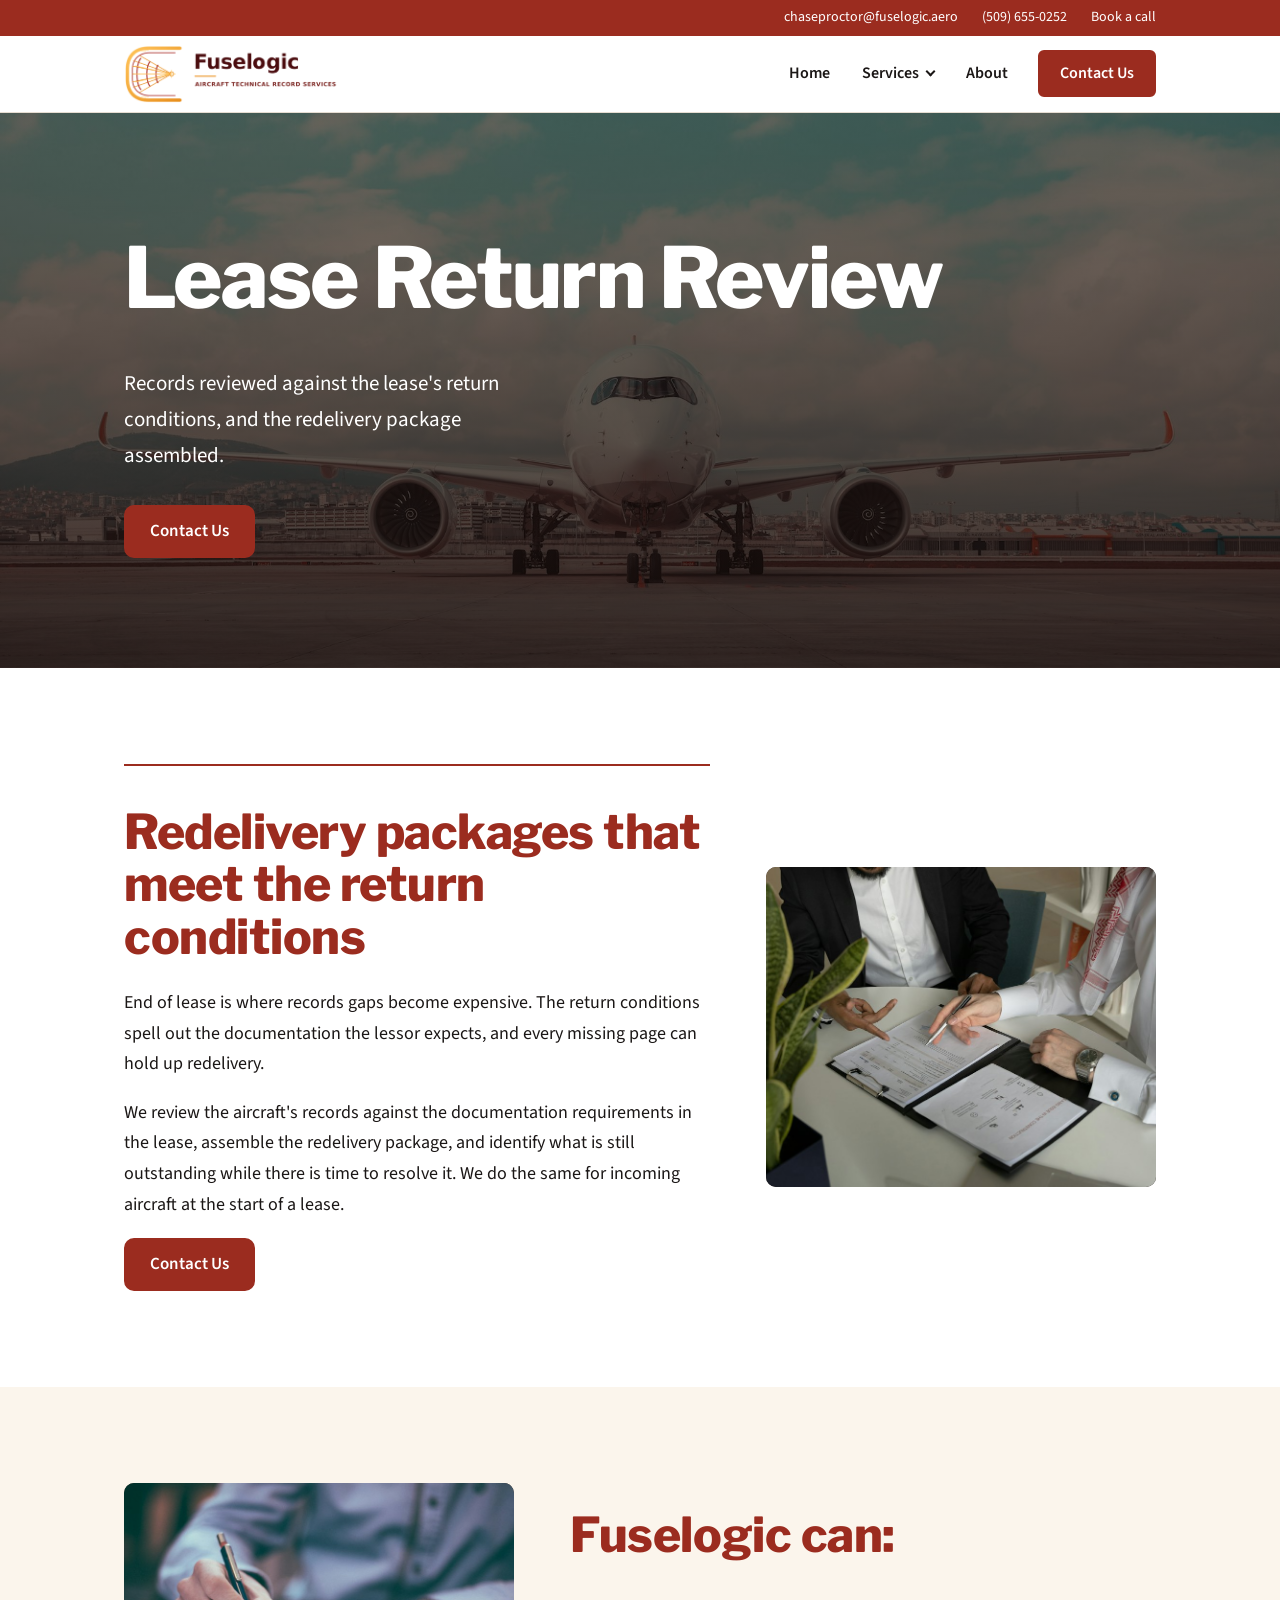
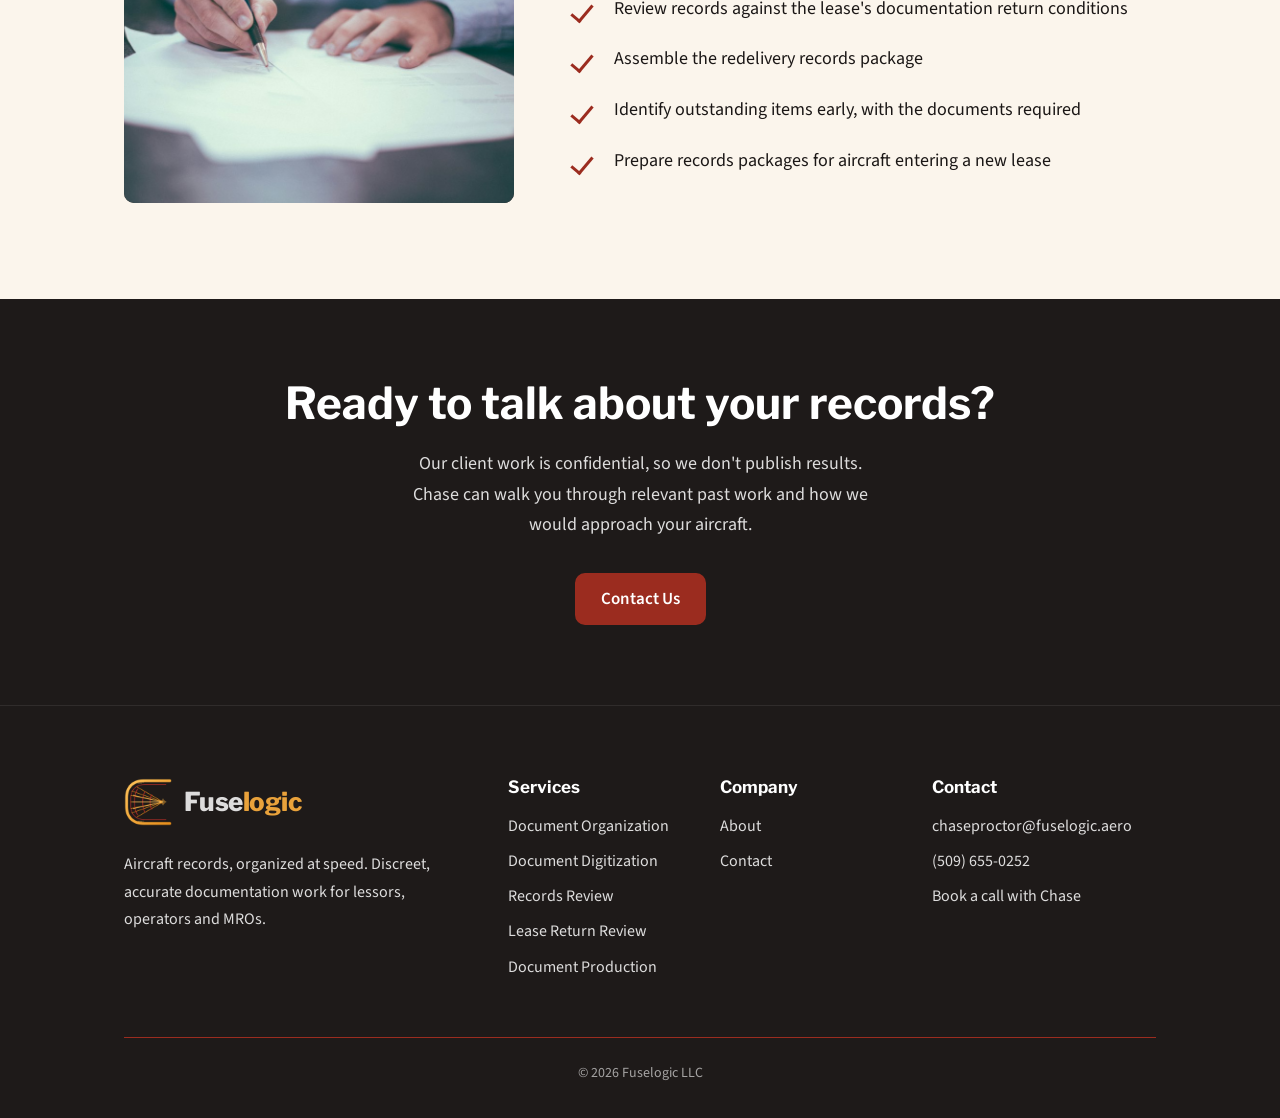
<file: services/lease-return-review.html>
<!doctype html>
<html lang="en">
<head>
  <meta charset="utf-8">
  <meta name="viewport" content="width=device-width, initial-scale=1">
  <title>Lease Return Review | Fuselogic</title>
  <meta name="description" content="Records reviewed against the lease's return conditions, and the redelivery package assembled.">
  <link rel="preconnect" href="https://fonts.googleapis.com">
  <link rel="preconnect" href="https://fonts.gstatic.com" crossorigin>
  <link href="https://fonts.googleapis.com/css2?family=Libre+Franklin:wght@600;700;800&family=Source+Sans+3:wght@400;600&display=swap" rel="stylesheet">
  <link rel="stylesheet" href="../css/site.css?v=1795028283">
  <link rel="icon" type="image/png" href="../images/favicon.png">
  <link rel="apple-touch-icon" href="../images/apple-touch-icon.png">
</head>
<body>
<div class="topbar">
  <div class="container">
    <a href="mailto:chaseproctor@fuselogic.aero">chaseproctor@fuselogic.aero</a>
    <a href="tel:+15096550252">(509) 655-0252</a>
    <a href="../contact.html">Book a call</a>
  </div>
</div>
<header class="site-header">
  <div class="container">
    <a class="logo" href="../index.html"><img src="../images/logo.png" alt="Fuselogic, aircraft technical record services" width="900" height="243"></a>
    <button class="menu-toggle" aria-expanded="false" aria-controls="site-nav">Menu</button>
    <nav class="nav" id="site-nav">
      <a href="../index.html">Home</a>
      <div class="nav-item">
        <a href="../services/index.html">Services</a>
        <div class="menu">
        <a href="../services/document-organization.html">Document Organization</a>
            <a href="../services/document-digitization.html">Document Digitization</a>
            <a href="../services/records-review.html">Records Review</a>
            <a href="../services/lease-return-review.html" aria-current="page">Lease Return Review</a>
            <a href="../services/document-production.html">Document Production</a>
        </div>
      </div>
      <a href="../about.html">About</a>
      <a class="button" href="../contact.html">Contact Us</a>
    </nav>
  </div>
</header>

<main>
<section class="hero" style="background-image: var(--overlay), url('../images/widebody.jpg')">
  <div class="container">
    
    <h1>Lease Return Review</h1>
    <p>Records reviewed against the lease's return conditions, and the redelivery package assembled.</p>
    <a class="button" href="../contact.html">Contact Us</a>
  </div>
</section>

<section class="section">
  <div class="container split">
    <div class="split-copy">
      <h2>Redelivery packages that meet the return conditions</h2>
      <p>End of lease is where records gaps become expensive. The return conditions spell out the documentation the lessor expects, and every missing page can hold up redelivery.</p>
          <p>We review the aircraft's records against the documentation requirements in the lease, assemble the redelivery package, and identify what is still outstanding while there is time to resolve it. We do the same for incoming aircraft at the start of a lease.</p>
      <a class="button" href="../contact.html">Contact Us</a>
    </div>
    <div class="photo "><img src="../images/meeting.jpg" alt="Two people reviewing documents at a table" loading="lazy"></div>
  </div>
</section>
<section class="section section--cream checklist-section">
  <div class="container split split--reverse">
    <div class="photo "><img src="../images/reviewing-pen.jpg" alt="Annotating a document" loading="lazy"></div>
    <div>
      <h2>Fuselogic can:</h2>
      <ul class="checklist">
    <li>Review records against the lease's documentation return conditions</li>
            <li>Assemble the redelivery records package</li>
            <li>Identify outstanding items early, with the documents required</li>
            <li>Prepare records packages for aircraft entering a new lease</li>
      </ul>
    </div>
  </div>
</section>

</main>
<section class="cta">
  <div class="container">
    <h2>Ready to talk about your records?</h2>
    <p>Our client work is confidential, so we don't publish results. Chase can walk you through relevant past work and how we would approach your aircraft.</p>
    <a class="button" href="../contact.html">Contact Us</a>
  </div>
</section>

<footer class="site-footer">
  <div class="container">
    <div class="footer-grid">
      <div>
        <a class="footer-logo" href="../index.html"><img src="../images/logo-icon.png" alt="" width="256" height="256"><span>Fuse<span>logic</span></span></a>
        <p style="margin-top: 16px">Aircraft records, organized at speed. Discreet, accurate documentation work for lessors, operators and MROs.</p>
      </div>
      <div>
        <h3>Services</h3>
        <ul>
      <li><a href="../services/document-organization.html">Document Organization</a></li>
          <li><a href="../services/document-digitization.html">Document Digitization</a></li>
          <li><a href="../services/records-review.html">Records Review</a></li>
          <li><a href="../services/lease-return-review.html">Lease Return Review</a></li>
          <li><a href="../services/document-production.html">Document Production</a></li>
        </ul>
      </div>
      <div>
        <h3>Company</h3>
        <ul>
          <li><a href="../about.html">About</a></li>
          <li><a href="../contact.html">Contact</a></li>
        </ul>
      </div>
      <div>
        <h3>Contact</h3>
        <ul>
          <li><a href="mailto:chaseproctor@fuselogic.aero">chaseproctor@fuselogic.aero</a></li>
          <li><a href="tel:+15096550252">(509) 655-0252</a></li>
          <li><a href="../contact.html">Book a call with Chase</a></li>
        </ul>
      </div>
    </div>
    <div class="footer-base">&copy; 2026 Fuselogic LLC</div>
  </div>
</footer>

<script src="../js/site.js?v=1795028283"></script>
</body>
</html>
</file>
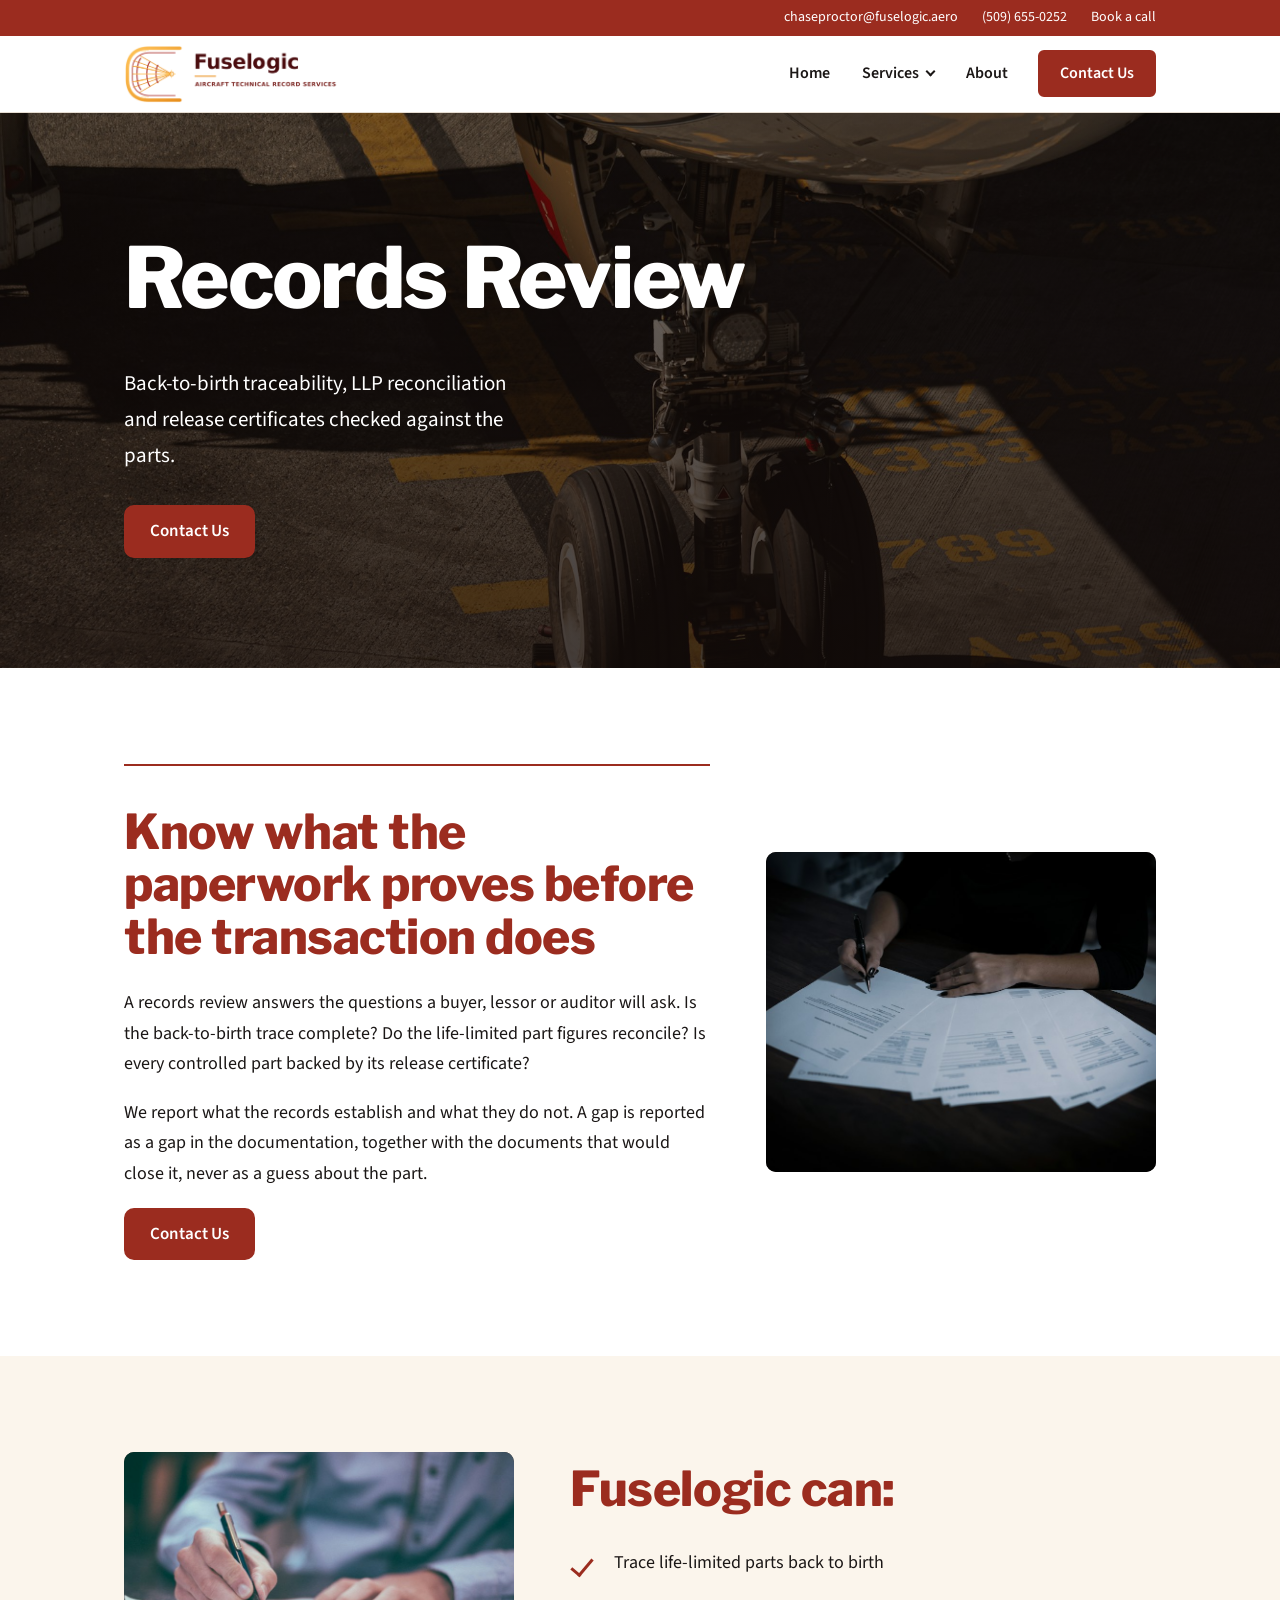
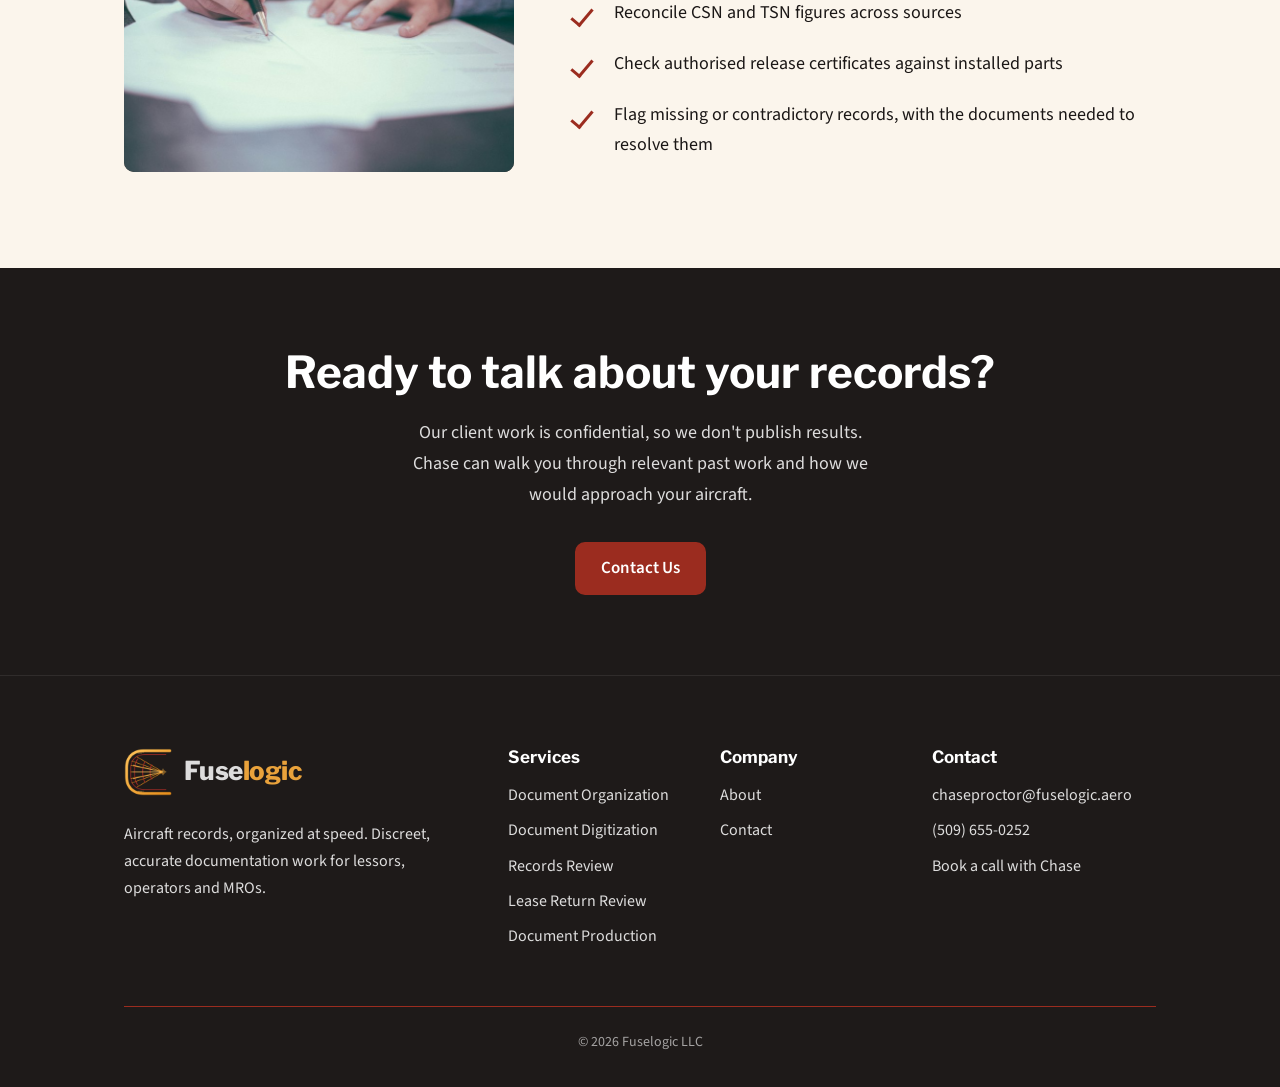
<file: services/records-review.html>
<!doctype html>
<html lang="en">
<head>
  <meta charset="utf-8">
  <meta name="viewport" content="width=device-width, initial-scale=1">
  <title>Records Review | Fuselogic</title>
  <meta name="description" content="Back-to-birth traceability, LLP reconciliation and release certificates checked against the parts.">
  <link rel="preconnect" href="https://fonts.googleapis.com">
  <link rel="preconnect" href="https://fonts.gstatic.com" crossorigin>
  <link href="https://fonts.googleapis.com/css2?family=Libre+Franklin:wght@600;700;800&family=Source+Sans+3:wght@400;600&display=swap" rel="stylesheet">
  <link rel="stylesheet" href="../css/site.css?v=1795028283">
  <link rel="icon" type="image/png" href="../images/favicon.png">
  <link rel="apple-touch-icon" href="../images/apple-touch-icon.png">
</head>
<body>
<div class="topbar">
  <div class="container">
    <a href="mailto:chaseproctor@fuselogic.aero">chaseproctor@fuselogic.aero</a>
    <a href="tel:+15096550252">(509) 655-0252</a>
    <a href="../contact.html">Book a call</a>
  </div>
</div>
<header class="site-header">
  <div class="container">
    <a class="logo" href="../index.html"><img src="../images/logo.png" alt="Fuselogic, aircraft technical record services" width="900" height="243"></a>
    <button class="menu-toggle" aria-expanded="false" aria-controls="site-nav">Menu</button>
    <nav class="nav" id="site-nav">
      <a href="../index.html">Home</a>
      <div class="nav-item">
        <a href="../services/index.html">Services</a>
        <div class="menu">
        <a href="../services/document-organization.html">Document Organization</a>
            <a href="../services/document-digitization.html">Document Digitization</a>
            <a href="../services/records-review.html" aria-current="page">Records Review</a>
            <a href="../services/lease-return-review.html">Lease Return Review</a>
            <a href="../services/document-production.html">Document Production</a>
        </div>
      </div>
      <a href="../about.html">About</a>
      <a class="button" href="../contact.html">Contact Us</a>
    </nav>
  </div>
</header>

<main>
<section class="hero" style="background-image: var(--overlay), url('../images/landing-gear.jpg')">
  <div class="container">
    
    <h1>Records Review</h1>
    <p>Back-to-birth traceability, LLP reconciliation and release certificates checked against the parts.</p>
    <a class="button" href="../contact.html">Contact Us</a>
  </div>
</section>

<section class="section">
  <div class="container split">
    <div class="split-copy">
      <h2>Know what the paperwork proves before the transaction does</h2>
      <p>A records review answers the questions a buyer, lessor or auditor will ask. Is the back-to-birth trace complete? Do the life-limited part figures reconcile? Is every controlled part backed by its release certificate?</p>
          <p>We report what the records establish and what they do not. A gap is reported as a gap in the documentation, together with the documents that would close it, never as a guess about the part.</p>
      <a class="button" href="../contact.html">Contact Us</a>
    </div>
    <div class="photo "><img src="../images/reviewing-dark.jpg" alt="Reviewing documents at a desk" loading="lazy"></div>
  </div>
</section>
<section class="section section--cream checklist-section">
  <div class="container split split--reverse">
    <div class="photo "><img src="../images/reviewing-pen.jpg" alt="Annotating a document" loading="lazy"></div>
    <div>
      <h2>Fuselogic can:</h2>
      <ul class="checklist">
    <li>Trace life-limited parts back to birth</li>
            <li>Reconcile CSN and TSN figures across sources</li>
            <li>Check authorised release certificates against installed parts</li>
            <li>Flag missing or contradictory records, with the documents needed to resolve them</li>
      </ul>
    </div>
  </div>
</section>

</main>
<section class="cta">
  <div class="container">
    <h2>Ready to talk about your records?</h2>
    <p>Our client work is confidential, so we don't publish results. Chase can walk you through relevant past work and how we would approach your aircraft.</p>
    <a class="button" href="../contact.html">Contact Us</a>
  </div>
</section>

<footer class="site-footer">
  <div class="container">
    <div class="footer-grid">
      <div>
        <a class="footer-logo" href="../index.html"><img src="../images/logo-icon.png" alt="" width="256" height="256"><span>Fuse<span>logic</span></span></a>
        <p style="margin-top: 16px">Aircraft records, organized at speed. Discreet, accurate documentation work for lessors, operators and MROs.</p>
      </div>
      <div>
        <h3>Services</h3>
        <ul>
      <li><a href="../services/document-organization.html">Document Organization</a></li>
          <li><a href="../services/document-digitization.html">Document Digitization</a></li>
          <li><a href="../services/records-review.html">Records Review</a></li>
          <li><a href="../services/lease-return-review.html">Lease Return Review</a></li>
          <li><a href="../services/document-production.html">Document Production</a></li>
        </ul>
      </div>
      <div>
        <h3>Company</h3>
        <ul>
          <li><a href="../about.html">About</a></li>
          <li><a href="../contact.html">Contact</a></li>
        </ul>
      </div>
      <div>
        <h3>Contact</h3>
        <ul>
          <li><a href="mailto:chaseproctor@fuselogic.aero">chaseproctor@fuselogic.aero</a></li>
          <li><a href="tel:+15096550252">(509) 655-0252</a></li>
          <li><a href="../contact.html">Book a call with Chase</a></li>
        </ul>
      </div>
    </div>
    <div class="footer-base">&copy; 2026 Fuselogic LLC</div>
  </div>
</footer>

<script src="../js/site.js?v=1795028283"></script>
</body>
</html>
</file>
<file: css/site.css>
:root {
  --primary: #9b2c1f;
  --primary-dark: #74200f;
  --accent: #e9a23b;
  --cream: #fbf5ec;
  --charcoal: #1e1a19;
  --ink: #1b1716;
  --muted: #5e5652;
  --rule: #e6ddd2;
  --white: #ffffff;
  --overlay: linear-gradient(180deg, rgba(20, 12, 10, 0.55), rgba(20, 12, 10, 0.8));
  --font-heading: "Libre Franklin", system-ui, sans-serif;
  --font-body: "Source Sans 3", system-ui, sans-serif;
  --content: 1080px;
  --radius: 10px;
}

*,
*::before,
*::after {
  box-sizing: border-box;
}

html {
  scroll-behavior: smooth;
}

body {
  margin: 0;
  font-family: var(--font-body);
  font-size: 18px;
  line-height: 1.7;
  color: var(--ink);
  background: var(--white);
}

h1,
h2,
h3 {
  font-family: var(--font-heading);
  line-height: 1.1;
  margin: 0 0 0.5em;
}

p {
  margin: 0 0 1em;
}

a {
  color: var(--primary);
}

img {
  max-width: 100%;
  display: block;
}

.container {
  width: 100%;
  max-width: var(--content);
  margin: 0 auto;
  padding: 0 24px;
}

.confirm {
  background: #fff3c4;
  color: #6b4a00;
  border: 1px dashed #c9971c;
  border-radius: 4px;
  padding: 0 4px;
  font-family: var(--font-body);
  font-size: 0.85em;
  font-weight: 600;
  white-space: normal;
}

.draft-banner {
  background: #fff3c4;
  color: #6b4a00;
  font-size: 14px;
  text-align: center;
  padding: 6px 16px;
  line-height: 1.4;
}

.topbar {
  background: var(--primary);
  color: var(--white);
  font-size: 14px;
}

.topbar .container {
  display: flex;
  gap: 24px;
  justify-content: flex-end;
  padding-top: 6px;
  padding-bottom: 6px;
  flex-wrap: wrap;
}

.topbar a {
  color: var(--white);
  text-decoration: none;
}

.topbar a:hover {
  text-decoration: underline;
}

.site-header {
  position: sticky;
  top: 0;
  z-index: 20;
  background: var(--white);
  box-shadow: 0 1px 0 var(--rule);
}

.site-header .container {
  display: flex;
  align-items: center;
  justify-content: space-between;
  gap: 24px;
  min-height: 76px;
}

.wordmark {
  font-family: var(--font-heading);
  font-weight: 800;
  font-size: 28px;
  letter-spacing: -0.02em;
  color: var(--ink);
  text-decoration: none;
  white-space: nowrap;
}

.wordmark span {
  color: var(--primary);
}

.logo {
  display: block;
  flex-shrink: 0;
}

.logo img {
  display: block;
  height: 58px;
  width: auto;
}

.footer-logo {
  display: inline-flex;
  align-items: center;
  gap: 12px;
  font-family: var(--font-heading);
  font-weight: 800;
  font-size: 26px;
  letter-spacing: -0.02em;
  color: var(--white);
  text-decoration: none;
}

.footer-logo img {
  width: 48px;
  height: 48px;
}

.footer-logo span span {
  color: var(--accent);
}

.nav {
  display: flex;
  align-items: center;
  gap: 4px;
}

.nav > a,
.nav-item > a {
  display: block;
  padding: 10px 14px;
  font-weight: 600;
  font-size: 16px;
  color: var(--ink);
  text-decoration: none;
  border-radius: 6px;
}

.nav > a:hover,
.nav-item > a:hover,
.nav a[aria-current="page"] {
  color: var(--primary);
}

.nav-item {
  position: relative;
}

.nav-item > a::after {
  content: "";
  display: inline-block;
  width: 7px;
  height: 7px;
  margin-left: 8px;
  border-right: 2px solid currentColor;
  border-bottom: 2px solid currentColor;
  transform: translateY(-3px) rotate(45deg);
}

.menu {
  display: none;
  position: absolute;
  top: 100%;
  left: 0;
  min-width: 280px;
  background: var(--white);
  border-top: 3px solid var(--primary);
  box-shadow: 0 12px 30px rgba(0, 0, 0, 0.12);
  padding: 8px 0;
}

.menu a {
  display: block;
  padding: 10px 20px;
  font-size: 15px;
  font-weight: 600;
  color: var(--ink);
  text-decoration: none;
  line-height: 1.3;
}

.menu a:hover,
.menu a[aria-current="page"] {
  color: var(--primary);
  background: var(--cream);
}

.nav-item:hover .menu,
.nav-item:focus-within .menu {
  display: block;
}

.button {
  display: inline-block;
  background: var(--primary);
  color: var(--white);
  font-family: var(--font-body);
  font-weight: 600;
  font-size: 17px;
  line-height: 1.2;
  padding: 14px 24px;
  border-radius: var(--radius);
  text-decoration: none;
  border: 2px solid var(--primary);
}

.button:hover {
  background: var(--primary-dark);
  border-color: var(--primary-dark);
}

.button:not(.button--light) {
  display: inline-flex;
  align-items: center;
  justify-content: center;
  transition:
    background-color 0.2s ease,
    border-color 0.2s ease;
}

.button:not(.button--light)::after {
  content: "\2192";
  display: inline-block;
  max-width: 0;
  margin-left: 0;
  opacity: 0;
  overflow: hidden;
  transform: translateX(-6px);
  transition:
    max-width 0.25s ease,
    margin-left 0.25s ease,
    opacity 0.2s ease,
    transform 0.25s ease;
}

.button:not(.button--light):hover::after,
.button:not(.button--light):focus-visible::after {
  max-width: 1.2em;
  margin-left: 10px;
  opacity: 1;
  transform: translateX(0);
}

@media (prefers-reduced-motion: reduce) {
  .button:not(.button--light)::after {
    transition: none;
  }
}

.button--light {
  background: transparent;
  border-color: var(--white);
}

.button--light:hover {
  background: var(--white);
  border-color: var(--white);
  color: var(--primary);
}

.nav .button,
.nav .button:hover,
.nav .button[aria-current="page"] {
  margin-left: 12px;
  padding: 12px 20px;
  font-size: 16px;
  color: var(--white);
}

[id] {
  scroll-margin-top: 96px;
}

.menu-toggle {
  display: none;
  background: none;
  border: 2px solid var(--ink);
  border-radius: 6px;
  padding: 8px 12px;
  font: 600 15px var(--font-body);
  color: var(--ink);
  cursor: pointer;
}

.photo {
  position: relative;
  background:
    repeating-linear-gradient(135deg, rgba(255, 255, 255, 0.04) 0 14px, transparent 14px 28px),
    linear-gradient(135deg, #4a3a33, #2a211e);
  border-radius: var(--radius);
  min-height: 320px;
  overflow: hidden;
}

.photo img {
  position: absolute;
  inset: 0;
  width: 100%;
  height: 100%;
  object-fit: cover;
}

.photo--portrait {
  min-height: 560px;
}

.photo--portrait img {
  object-position: center 30%;
}

.quote {
  margin: 24px 0;
  padding: 4px 0 4px 24px;
  border-left: 4px solid var(--accent);
  font-size: 20px;
  font-style: italic;
  color: var(--ink);
}

.quote p {
  margin: 0;
}

.hero[style],
.band[style] {
  background-size: cover;
  background-position: center;
}

.photo-label {
  position: absolute;
  right: 12px;
  bottom: 12px;
  left: 12px;
  text-align: right;
  font-size: 13px;
  line-height: 1.3;
  color: rgba(255, 255, 255, 0.75);
}

.hero {
  position: relative;
  color: var(--white);
  background:
    var(--overlay),
    repeating-linear-gradient(135deg, rgba(255, 255, 255, 0.04) 0 14px, transparent 14px 28px),
    linear-gradient(135deg, #5a4038, #241b18);
  padding: 120px 0 110px;
}

.hero h1 {
  font-size: clamp(44px, 7vw, 84px);
  font-weight: 800;
  letter-spacing: -0.02em;
  max-width: 14ch;
}

.hero p {
  font-size: 21px;
  max-width: 40ch;
  margin-bottom: 32px;
}

.hero--home {
  text-align: center;
  padding: 150px 0 140px;
}

.hero--motion {
  overflow: hidden;
  isolation: isolate;
}

.hero--motion::before,
.hero--motion::after {
  content: "";
  position: absolute;
  inset: 0;
}

.hero--motion::before {
  z-index: -2;
  background: var(--hero-img) center top / cover no-repeat;
  transform-origin: center top;
  animation: hero-pan 12s ease-in-out infinite;
  will-change: transform;
}

.hero--motion::after {
  z-index: -1;
  background: var(--overlay);
}

@keyframes hero-pan {
  from {
    transform: scale(1.06) translateY(0);
  }
  to {
    transform: scale(1.16) translateY(-5%);
  }
}

@media (prefers-reduced-motion: reduce) {
  .hero--motion::before {
    animation: none;
  }
}

.hero--home h1,
.hero--home p {
  margin-left: auto;
  margin-right: auto;
}

.hero--home h1 {
  max-width: none;
}

.hero--home .eyebrow {
  color: var(--accent);
}

.hero .photo-label {
  right: 24px;
  bottom: 16px;
}

.eyebrow {
  font-family: var(--font-body);
  font-weight: 600;
  font-size: 15px;
  letter-spacing: 0.12em;
  text-transform: uppercase;
  color: var(--primary);
  margin-bottom: 12px;
}

.hero .eyebrow {
  color: var(--accent);
}

.button-row {
  display: flex;
  gap: 16px;
  flex-wrap: wrap;
}

.hero--home .button-row {
  justify-content: center;
}

.section {
  padding: 96px 0;
}

.section {
  overflow-x: clip;
}

.reveal-right {
  opacity: 0.3;
  transform: translateX(65vw);
}

.reveal-right.is-revealed {
  transition:
    opacity 1.6s ease,
    transform 2.4s cubic-bezier(0.12, 0.9, 0.2, 1);
}

@media (max-width: 960px) {
  .reveal-right {
    transform: translateX(100vw);
  }
}

.reveal-right.is-revealed {
  opacity: 1;
  transform: none;
}

.section--cream {
  background: var(--cream);
}

.split {
  display: grid;
  grid-template-columns: 3fr 2fr;
  gap: 56px;
  align-items: center;
}

.split--reverse {
  grid-template-columns: 2fr 3fr;
}

.split--reverse .split-copy {
  order: 2;
}

.split-copy {
  border-top: 2px solid var(--primary);
  padding-top: 40px;
}

.split-copy h2,
.section h2 {
  font-size: clamp(32px, 4vw, 48px);
  font-weight: 800;
  color: var(--primary);
  letter-spacing: -0.01em;
}

.checklist-section h2 {
  margin-bottom: 32px;
}

.checklist {
  list-style: none;
  margin: 0;
  padding: 0;
  display: grid;
  gap: 20px;
}

.checklist li {
  position: relative;
  padding-left: 44px;
}

.checklist li::before {
  content: "";
  position: absolute;
  left: 6px;
  top: 6px;
  width: 12px;
  height: 22px;
  border-right: 3px solid var(--primary);
  border-bottom: 3px solid var(--primary);
  transform: rotate(40deg);
}

.band {
  position: relative;
  color: var(--white);
  background:
    var(--overlay),
    repeating-linear-gradient(135deg, rgba(255, 255, 255, 0.04) 0 14px, transparent 14px 28px),
    linear-gradient(135deg, #3e2e29, #1c1514);
  padding: 96px 0;
}

.band h2 {
  color: var(--white);
  text-align: center;
}

.band .lede {
  text-align: center;
  max-width: 52ch;
  margin: 0 auto 48px;
}

.cards {
  display: grid;
  grid-template-columns: repeat(3, 1fr);
  gap: 24px;
}

.card {
  display: flex;
  flex-direction: column;
  background: var(--white);
  color: var(--ink);
  border-radius: var(--radius);
  overflow: hidden;
  text-decoration: none;
  transition: transform 0.15s ease;
}

.card:hover {
  transform: translateY(-4px);
}

.card .photo {
  border-radius: 0;
  min-height: 150px;
}

.card-body {
  padding: 24px;
  flex: 1;
}

.card h3 {
  font-size: 18px;
  text-transform: uppercase;
  letter-spacing: 0.04em;
  color: var(--primary);
}

.card p {
  font-size: 16px;
  line-height: 1.55;
  margin: 0;
}

.card-more {
  display: block;
  padding: 0 24px 24px;
  font-weight: 600;
  font-size: 15px;
  color: var(--primary);
}

.pillars {
  display: grid;
  grid-template-columns: repeat(3, 1fr);
  gap: 40px;
}

.pillar {
  border-top: 2px solid var(--primary);
  padding-top: 24px;
}

.pillar h3 {
  font-size: 22px;
}

.cta {
  background: var(--charcoal);
  color: var(--white);
  padding: 80px 0;
  text-align: center;
}

.cta h2 {
  color: var(--white);
  font-size: clamp(32px, 4vw, 44px);
}

.cta p {
  max-width: 52ch;
  margin: 0 auto 32px;
  color: rgba(255, 255, 255, 0.85);
}

.contact-grid {
  display: grid;
  grid-template-columns: 3fr 2fr;
  gap: 0;
  border-radius: var(--radius);
  overflow: hidden;
  box-shadow: 0 10px 40px rgba(0, 0, 0, 0.08);
}

.contact-booking {
  padding: 48px;
  background: var(--white);
}

.contact-booking h2 {
  font-size: 34px;
}

.booking-placeholder {
  display: flex;
  align-items: center;
  justify-content: center;
  min-height: 560px;
  margin-top: 24px;
  border: 2px dashed var(--rule);
  border-radius: var(--radius);
  background: var(--cream);
  text-align: center;
  padding: 24px;
}

.contact-panel {
  background: var(--charcoal);
  color: var(--white);
  padding: 48px;
  display: flex;
  flex-direction: column;
  gap: 24px;
}

.contact-panel h2 {
  color: var(--white);
  font-size: 28px;
}

.contact-panel a {
  color: var(--white);
}

.contact-line {
  display: flex;
  flex-direction: column;
}

.contact-line strong {
  font-size: 13px;
  letter-spacing: 0.1em;
  text-transform: uppercase;
  color: var(--accent);
}

.contact-panel .photo {
  min-height: 200px;
  margin-top: auto;
}

.site-footer {
  background: var(--charcoal);
  color: rgba(255, 255, 255, 0.85);
  padding: 72px 0 32px;
  font-size: 16px;
  border-top: 1px solid rgba(255, 255, 255, 0.08);
}

.footer-grid {
  display: grid;
  grid-template-columns: 2fr 1fr 1fr 1.3fr;
  gap: 40px;
}

.site-footer .wordmark {
  color: var(--white);
}

.site-footer .wordmark span {
  color: var(--accent);
}

.site-footer h3 {
  color: var(--white);
  font-size: 17px;
  margin-bottom: 16px;
}

.site-footer ul {
  list-style: none;
  margin: 0;
  padding: 0;
  display: grid;
  gap: 8px;
}

.site-footer a {
  color: rgba(255, 255, 255, 0.85);
  text-decoration: none;
}

.site-footer a:hover {
  color: var(--white);
  text-decoration: underline;
}

.footer-base {
  margin-top: 56px;
  padding-top: 24px;
  border-top: 1px solid var(--primary);
  text-align: center;
  font-size: 14px;
  color: rgba(255, 255, 255, 0.6);
}

.services-list {
  display: grid;
  gap: 24px;
}

.service-row {
  display: grid;
  grid-template-columns: 1fr 2fr auto;
  gap: 32px;
  align-items: center;
  padding: 32px;
  background: var(--white);
  border-radius: var(--radius);
  border-left: 4px solid var(--primary);
}

.service-row h3 {
  font-size: 24px;
  margin: 0;
}

.service-row p {
  margin: 0;
}

@media (max-width: 960px) {
  .menu-toggle {
    display: inline-block;
  }

  .nav {
    display: none;
    position: absolute;
    top: 100%;
    left: 0;
    right: 0;
    flex-direction: column;
    align-items: stretch;
    background: var(--white);
    padding: 8px 24px 24px;
    box-shadow: 0 12px 30px rgba(0, 0, 0, 0.12);
  }

  .nav.is-open {
    display: flex;
  }

  .nav-item > a::after {
    display: none;
  }

  .menu {
    display: block;
    position: static;
    box-shadow: none;
    border-top: 0;
    border-left: 3px solid var(--primary);
    padding: 0;
    margin: 0 0 8px 14px;
    min-width: 0;
  }

  .nav .button {
    margin: 12px 0 0;
    text-align: center;
  }

  .split,
  .split--reverse,
  .contact-grid {
    grid-template-columns: 1fr;
  }

  .split--reverse .split-copy {
    order: 0;
  }

  .cards,
  .pillars {
    grid-template-columns: 1fr 1fr;
  }

  .footer-grid {
    grid-template-columns: 1fr 1fr;
  }

  .service-row {
    grid-template-columns: 1fr;
    gap: 16px;
  }
}

@media (max-width: 600px) {
  body {
    font-size: 17px;
  }

  .container {
    padding: 0 16px;
  }

  .topbar .container {
    justify-content: center;
    gap: 12px;
  }

  .wordmark {
    font-size: 24px;
  }

  .hero,
  .hero--home {
    padding: 88px 0 80px;
  }

  .hero p {
    font-size: 19px;
  }

  .section,
  .band {
    padding: 64px 0;
  }

  .cards,
  .pillars,
  .footer-grid {
    grid-template-columns: 1fr;
  }

  .contact-booking,
  .contact-panel {
    padding: 28px 20px;
  }

  .booking-placeholder {
    min-height: 360px;
  }
}

.band {
  overflow: clip;
}

.reveal-up {
  opacity: 0.3;
  transform: translateY(100vh);
}

.reveal-up.is-revealed {
  opacity: 1;
  transform: none;
  transition:
    opacity 1s ease,
    transform 1.4s cubic-bezier(0.12, 0.9, 0.2, 1);
}

.reveal-up:not(.is-revealed),
.reveal-right:not(.is-revealed) {
  transition: none;
}

.reveal-rise {
  opacity: 0.3;
  transform: translateY(90px);
}

.reveal-rise.is-revealed {
  opacity: 1;
  transform: none;
  transition:
    opacity 0.9s ease,
    transform 1.2s cubic-bezier(0.12, 0.9, 0.2, 1);
}

.reveal-rise:not(.is-revealed) {
  transition: none;
}

@media (max-width: 600px) {
  .logo img {
    height: 46px;
  }
}

.booking-widget {
  min-width: 280px;
  height: 700px;
  margin-top: 24px;
}

.booking-fallback {
  margin: 12px 0 0;
  font-size: 15px;
  color: var(--muted);
}

@media (max-width: 600px) {
  .booking-widget {
    height: 900px;
  }
}
</file>
